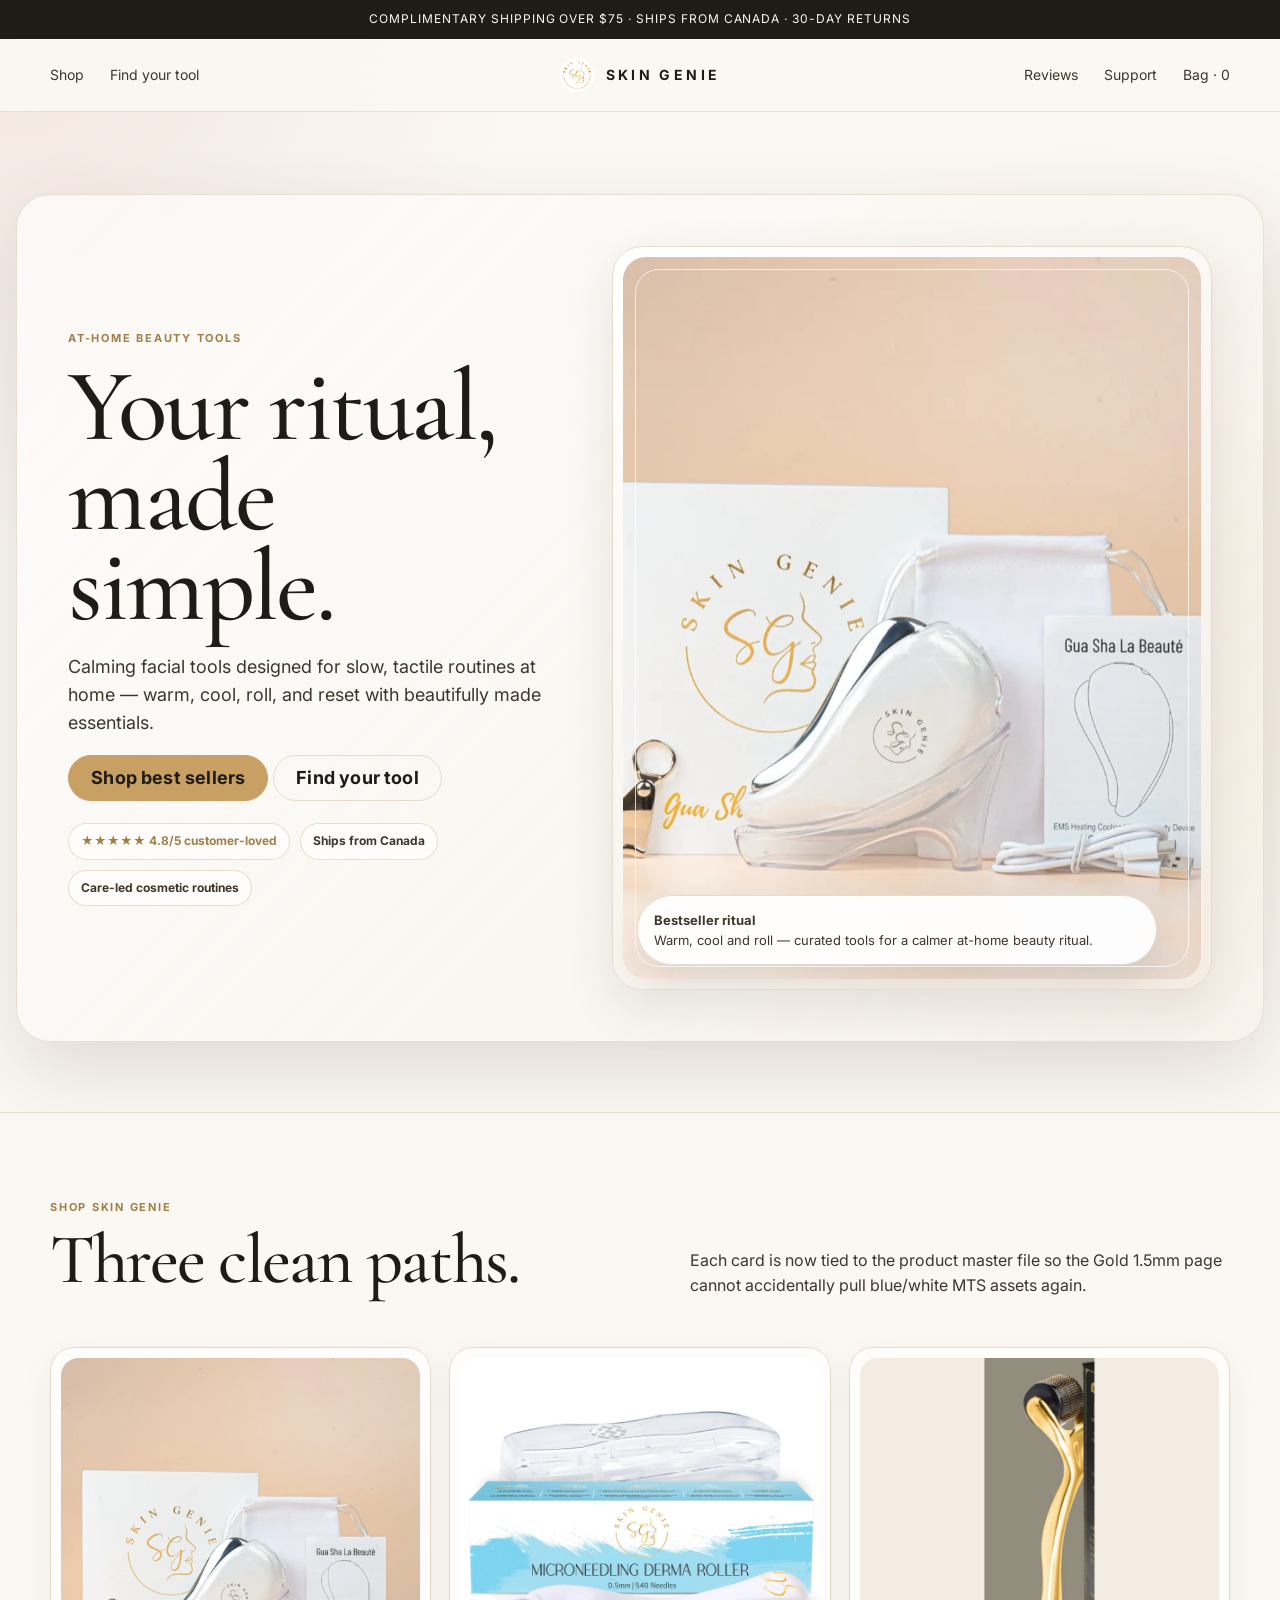
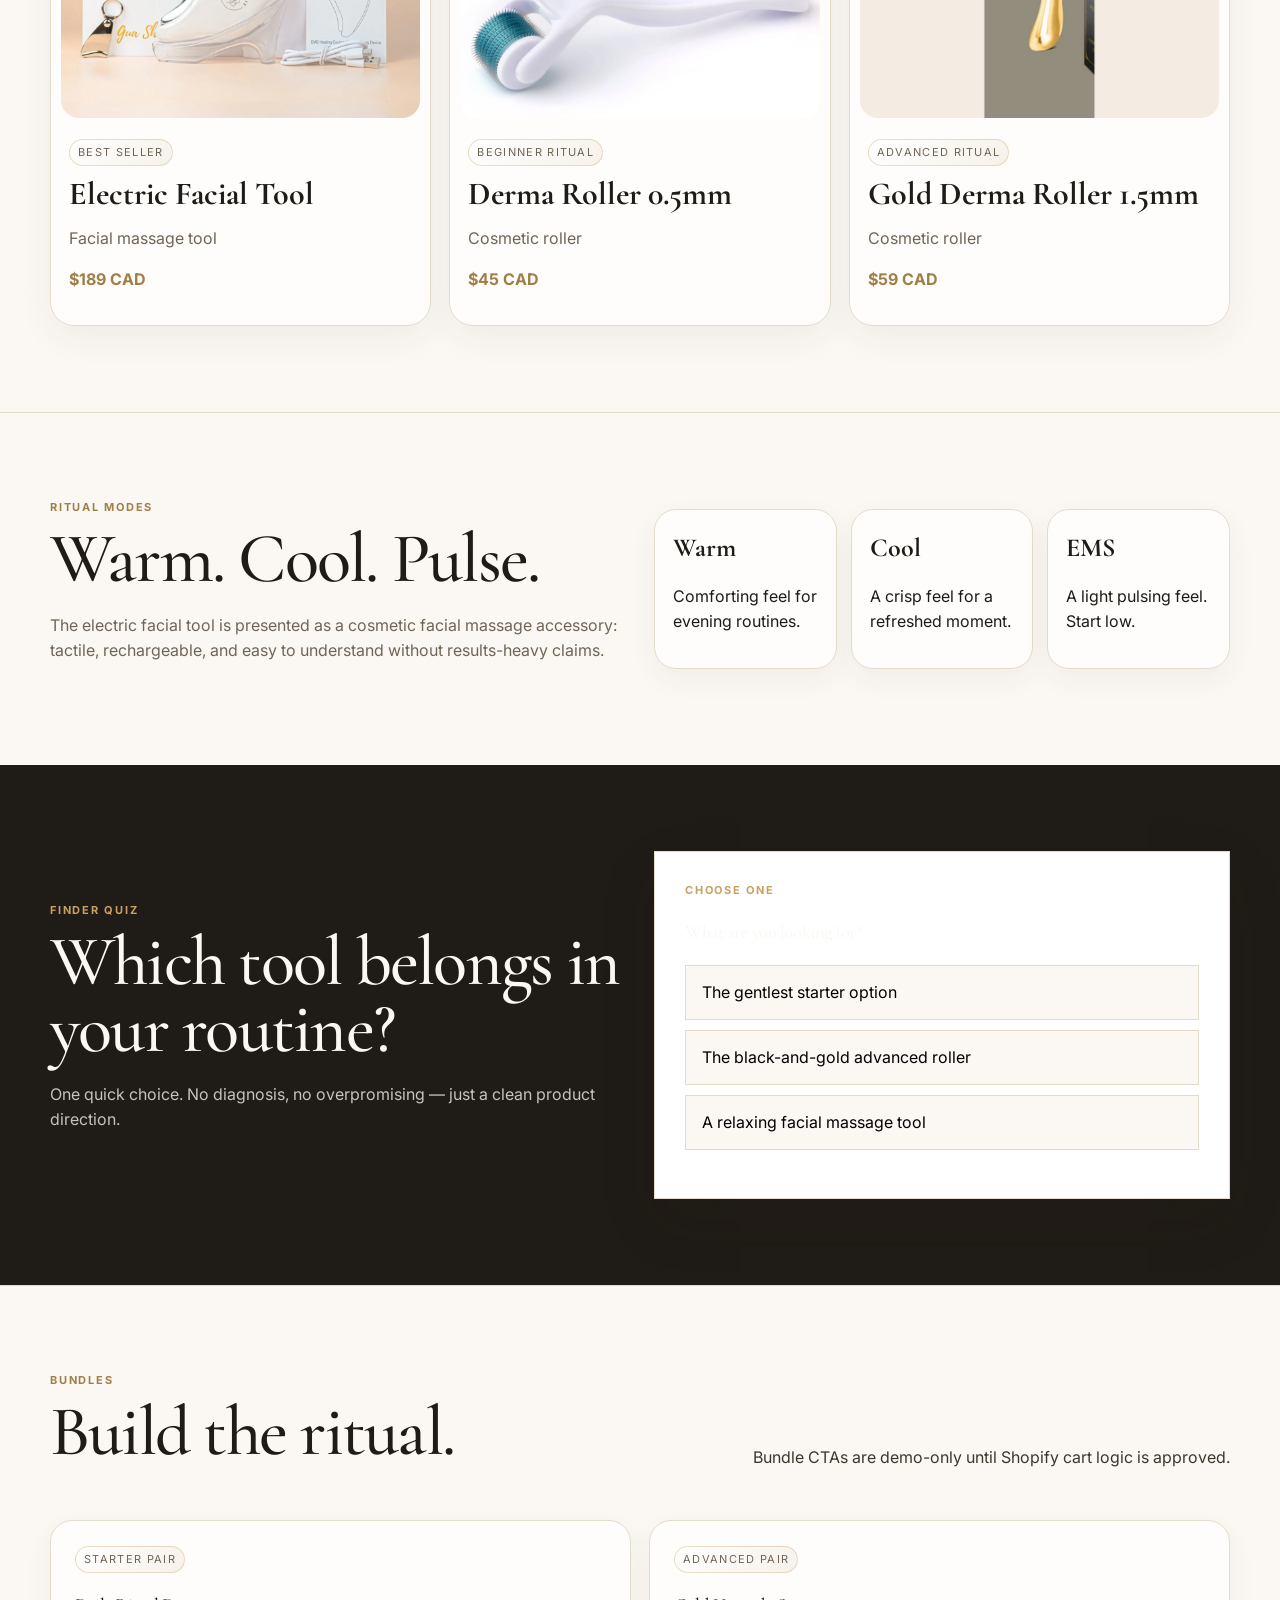
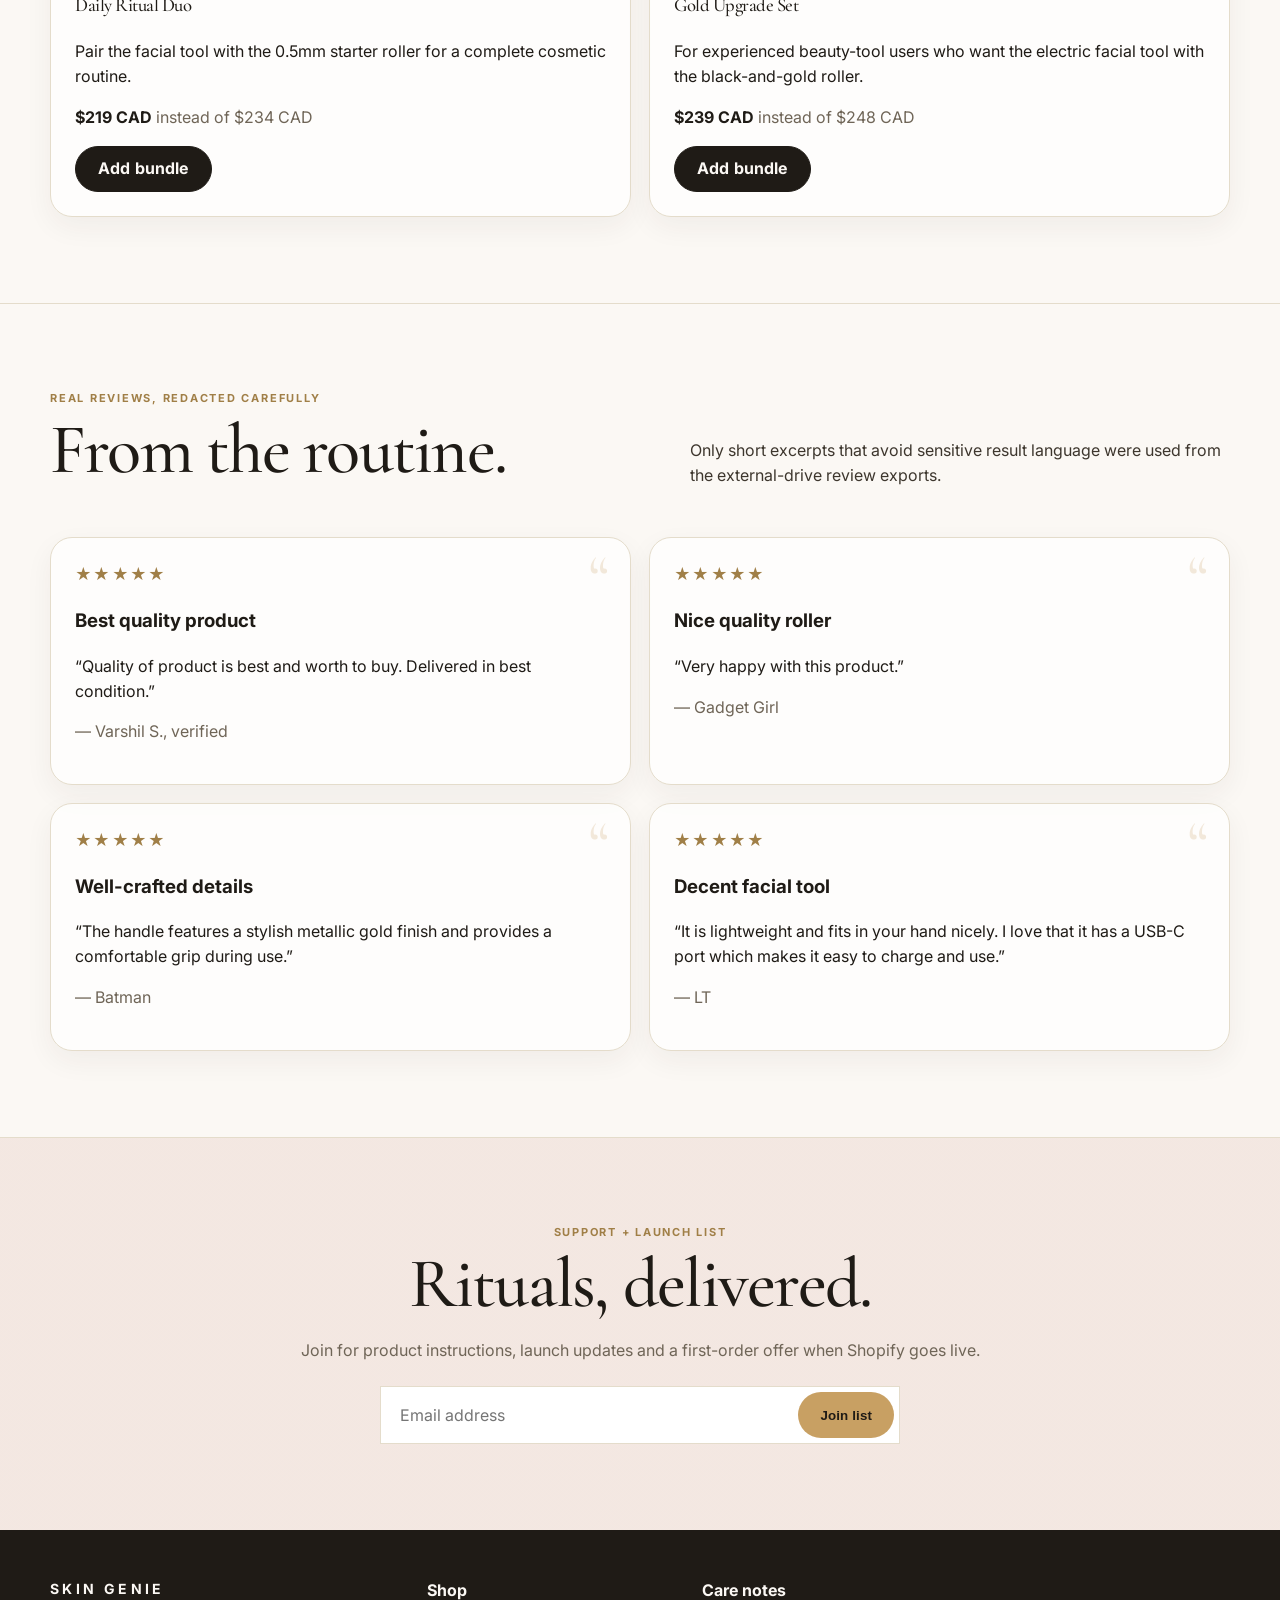
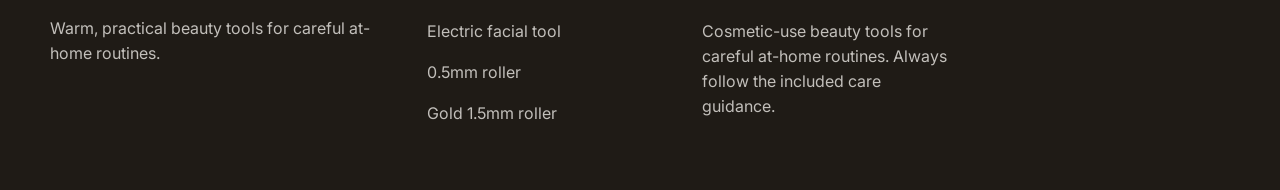
<file: index.html>
<!doctype html><html lang="en"><head><meta charset="utf-8"><meta name="viewport" content="width=device-width, initial-scale=1"><title>Skin Genie | At-Home Beauty Tools</title><meta name="description" content="Shop Skin Genie beauty tools for careful, elevated at-home routines. Calming facial tools for thoughtful at-home beauty routines, made with a premium Skin Genie feel."><link rel="canonical" href="https://mabochel.github.io/skin-genie-demo-site/index.html"><meta property="og:title" content="Skin Genie | At-Home Beauty Tools"><meta property="og:description" content="Shop Skin Genie beauty tools for careful, elevated at-home routines. Calming facial tools for thoughtful at-home beauty routines, made with a premium Skin Genie feel."><meta property="og:type" content="website"><meta property="og:image" content="https://mabochel.github.io/skin-genie-demo-site/assets/products/electric-gua-sha-facial-tool/hero.jpg"><meta name="twitter:card" content="summary_large_image"><link rel="stylesheet" href="styles/main.css"><script type="application/ld+json">{"@context": "https://schema.org", "@type": "Organization", "name": "Skin Genie", "url": "https://mabochel.github.io/skin-genie-demo-site", "logo": "https://mabochel.github.io/skin-genie-demo-site/assets/brand/logo-transparent.jpg"}</script></head><body><div class="announcement">Complimentary shipping over $75 · Ships from Canada · 30-day returns</div><header class="header"><nav class="nav container" aria-label="Main navigation"><ul><li><a href="index.html#shop">Shop</a></li><li><a href="index.html#quiz">Find your tool</a></li></ul><a class="logo" href="index.html"><img src="assets/brand/logo-transparent.webp" alt="Skin Genie logo"><span class="wordmark">Skin Genie</span></a><ul class="right"><li><a href="index.html#reviews">Reviews</a></li><li><a href="index.html#support">Support</a></li><li><a data-demo-cart href="#">Bag · 0</a></li></ul></nav></header><main><section class="hero"><div class="wide hero-grid"><div><div class="eyebrow">AT-HOME BEAUTY TOOLS</div><h1 class="serif">Your ritual, made simple.</h1><p>Calming facial tools designed for slow, tactile routines at home — warm, cool, roll, and reset with beautifully made essentials.</p><p><a class="button gold" href="#shop">Shop best sellers</a> <a class="secondary-btn" href="#quiz">Find your tool</a></p><div class="hero-trust"><span>★★★★★ 4.8/5 customer-loved</span><span>Ships from Canada</span><span>Care-led cosmetic routines</span></div></div><div class="hero-card"><img src="assets/products/electric-gua-sha-facial-tool/hero.webp" alt="Skin Genie electric facial tool with packaging" fetchpriority="high" decoding="async" loading="lazy"><div class="floating-note"><b>Bestseller ritual</b><br>Warm, cool and roll — curated tools for a calmer at-home beauty ritual.</div></div></div></section><section class="section" id="shop"><div class="container section-intro"><div><div class="eyebrow">Shop Skin Genie</div><h2 class="serif">Three clean paths.</h2></div><p>Each card is now tied to the product master file so the Gold 1.5mm page cannot accidentally pull blue/white MTS assets again.</p></div><div class="container product-grid"><a class="product-card" data-card-id="electric-gua-sha-facial-tool" href="products/electric-gua-sha-facial-tool.html"><div class="frame"><img src="assets/products/electric-gua-sha-facial-tool/hero.webp" alt="La Beauté Electric Facial Massage Tool" decoding="async" loading="lazy"></div><div class="meta"><span class="badge">Best seller</span><h3>Electric Facial Tool</h3><p class="muted">Facial massage tool</p><p class="price">$189 CAD</p></div></a><a class="product-card" data-card-id="derma-roller-0-5mm" href="products/derma-roller-0-5mm.html"><div class="frame"><img src="assets/products/derma-roller-0-5mm/hero.webp" alt="Skin Genie Derma Roller 0.5mm" decoding="async" loading="lazy"></div><div class="meta"><span class="badge">Beginner ritual</span><h3>Derma Roller 0.5mm</h3><p class="muted">Cosmetic roller</p><p class="price">$45 CAD</p></div></a><a class="product-card" data-card-id="gold-derma-roller-1-5mm" href="products/gold-derma-roller-1-5mm.html"><div class="frame"><img src="assets/products/gold-derma-roller-1-5mm/clean-hero.webp" alt="Skin Genie Gold Derma Roller 1.5mm" decoding="async" loading="lazy"></div><div class="meta"><span class="badge">Advanced ritual</span><h3>Gold Derma Roller 1.5mm</h3><p class="muted">Cosmetic roller</p><p class="price">$59 CAD</p></div></a></div></section><section class="section"><div class="container split"><div><div class="eyebrow">Ritual modes</div><h2 class="serif">Warm. Cool. Pulse.</h2><p class="muted">The electric facial tool is presented as a cosmetic facial massage accessory: tactile, rechargeable, and easy to understand without results-heavy claims.</p></div><div class="mini-grid"><div class="mini"><strong>Warm</strong><p>Comforting feel for evening routines.</p></div><div class="mini"><strong>Cool</strong><p>A crisp feel for a refreshed moment.</p></div><div class="mini"><strong>EMS</strong><p>A light pulsing feel. Start low.</p></div></div></div></section><section class="section dark" id="quiz"><div class="container split"><div><div class="eyebrow">Finder quiz</div><h2 class="serif">Which tool belongs in your routine?</h2><p>One quick choice. No diagnosis, no overpromising — just a clean product direction.</p></div><div class="quiz" data-quiz><script id="quiz-data" type="application/json">{"title": "Find your Skin Genie match", "questions": [{"id": "experience", "label": "How comfortable are you with beauty tools?", "answers": [{"label": "I want the gentlest starter option", "value": "starter"}, {"label": "I already use beauty tools carefully", "value": "advanced"}, {"label": "I want a relaxing facial massage tool", "value": "massage"}]}], "results": {"starter": ["derma-roller-0-5mm", "electric-gua-sha-facial-tool"], "advanced": ["gold-derma-roller-1-5mm", "electric-gua-sha-facial-tool"], "massage": ["electric-gua-sha-facial-tool", "derma-roller-0-5mm"]}}</script><div class="eyebrow">Choose one</div><h3 class="serif">What are you looking for?</h3><div class="quiz-options"><button data-answer="starter">The gentlest starter option</button><button data-answer="advanced">The black-and-gold advanced roller</button><button data-answer="massage">A relaxing facial massage tool</button></div><div class="quiz-result" style="margin-top:18px"></div></div></div></section><section class="section"><div class="container section-intro"><div><div class="eyebrow">Bundles</div><h2 class="serif">Build the ritual.</h2></div><p>Bundle CTAs are demo-only until Shopify cart logic is approved.</p></div><div class="container bundle-grid"><div class="bundle"><span class="badge">Starter pair</span><h3 class="serif">Daily Ritual Duo</h3><p>Pair the facial tool with the 0.5mm starter roller for a complete cosmetic routine.</p><p><b>$219 CAD</b> <span class="muted">instead of $234 CAD</span></p><a href="#" data-demo-cart class="button">Add bundle</a></div><div class="bundle"><span class="badge">Advanced pair</span><h3 class="serif">Gold Upgrade Set</h3><p>For experienced beauty-tool users who want the electric facial tool with the black-and-gold roller.</p><p><b>$239 CAD</b> <span class="muted">instead of $248 CAD</span></p><a href="#" data-demo-cart class="button">Add bundle</a></div></div></section><section class="section" id="reviews"><div class="container section-intro"><div><div class="eyebrow">Real reviews, redacted carefully</div><h2 class="serif">From the routine.</h2></div><p>Only short excerpts that avoid sensitive result language were used from the external-drive review exports.</p></div><div class="container review-grid"><article class="review"><div class="stars">★★★★★</div><h3>Best quality product</h3><p>“Quality of product is best and worth to buy. Delivered in best condition.”</p><p class="muted">— Varshil S., verified</p></article><article class="review"><div class="stars">★★★★★</div><h3>Nice quality roller</h3><p>“Very happy with this product.”</p><p class="muted">— Gadget Girl</p></article><article class="review"><div class="stars">★★★★★</div><h3>Well-crafted details</h3><p>“The handle features a stylish metallic gold finish and provides a comfortable grip during use.”</p><p class="muted">— Batman</p></article><article class="review"><div class="stars">★★★★★</div><h3>Decent facial tool</h3><p>“It is lightweight and fits in your hand nicely. I love that it has a USB-C port which makes it easy to charge and use.”</p><p class="muted">— LT</p></article></div></section><section class="section newsletter" id="support"><div class="container"><div class="eyebrow">Support + launch list</div><h2 class="serif">Rituals, delivered.</h2><p class="muted">Join for product instructions, launch updates and a first-order offer when Shopify goes live.</p><form class="email-form"><input type="email" placeholder="Email address" aria-label="Email address"><button class="button gold" data-demo-cart>Join list</button></form></div></section></main><footer class="footer"><div class="container footer-grid"><div><div class="wordmark">Skin Genie</div><p>Warm, practical beauty tools for careful at-home routines.</p></div><div><b>Shop</b><p><a href="products/electric-gua-sha-facial-tool.html">Electric facial tool</a></p><p><a href="products/derma-roller-0-5mm.html">0.5mm roller</a></p><p><a href="products/gold-derma-roller-1-5mm.html">Gold 1.5mm roller</a></p></div><div><b>Care notes</b><p>Cosmetic-use beauty tools for careful at-home routines. Always follow the included care guidance.</p></div></div></footer><script src="scripts/main.js"></script></body></html>
</file>
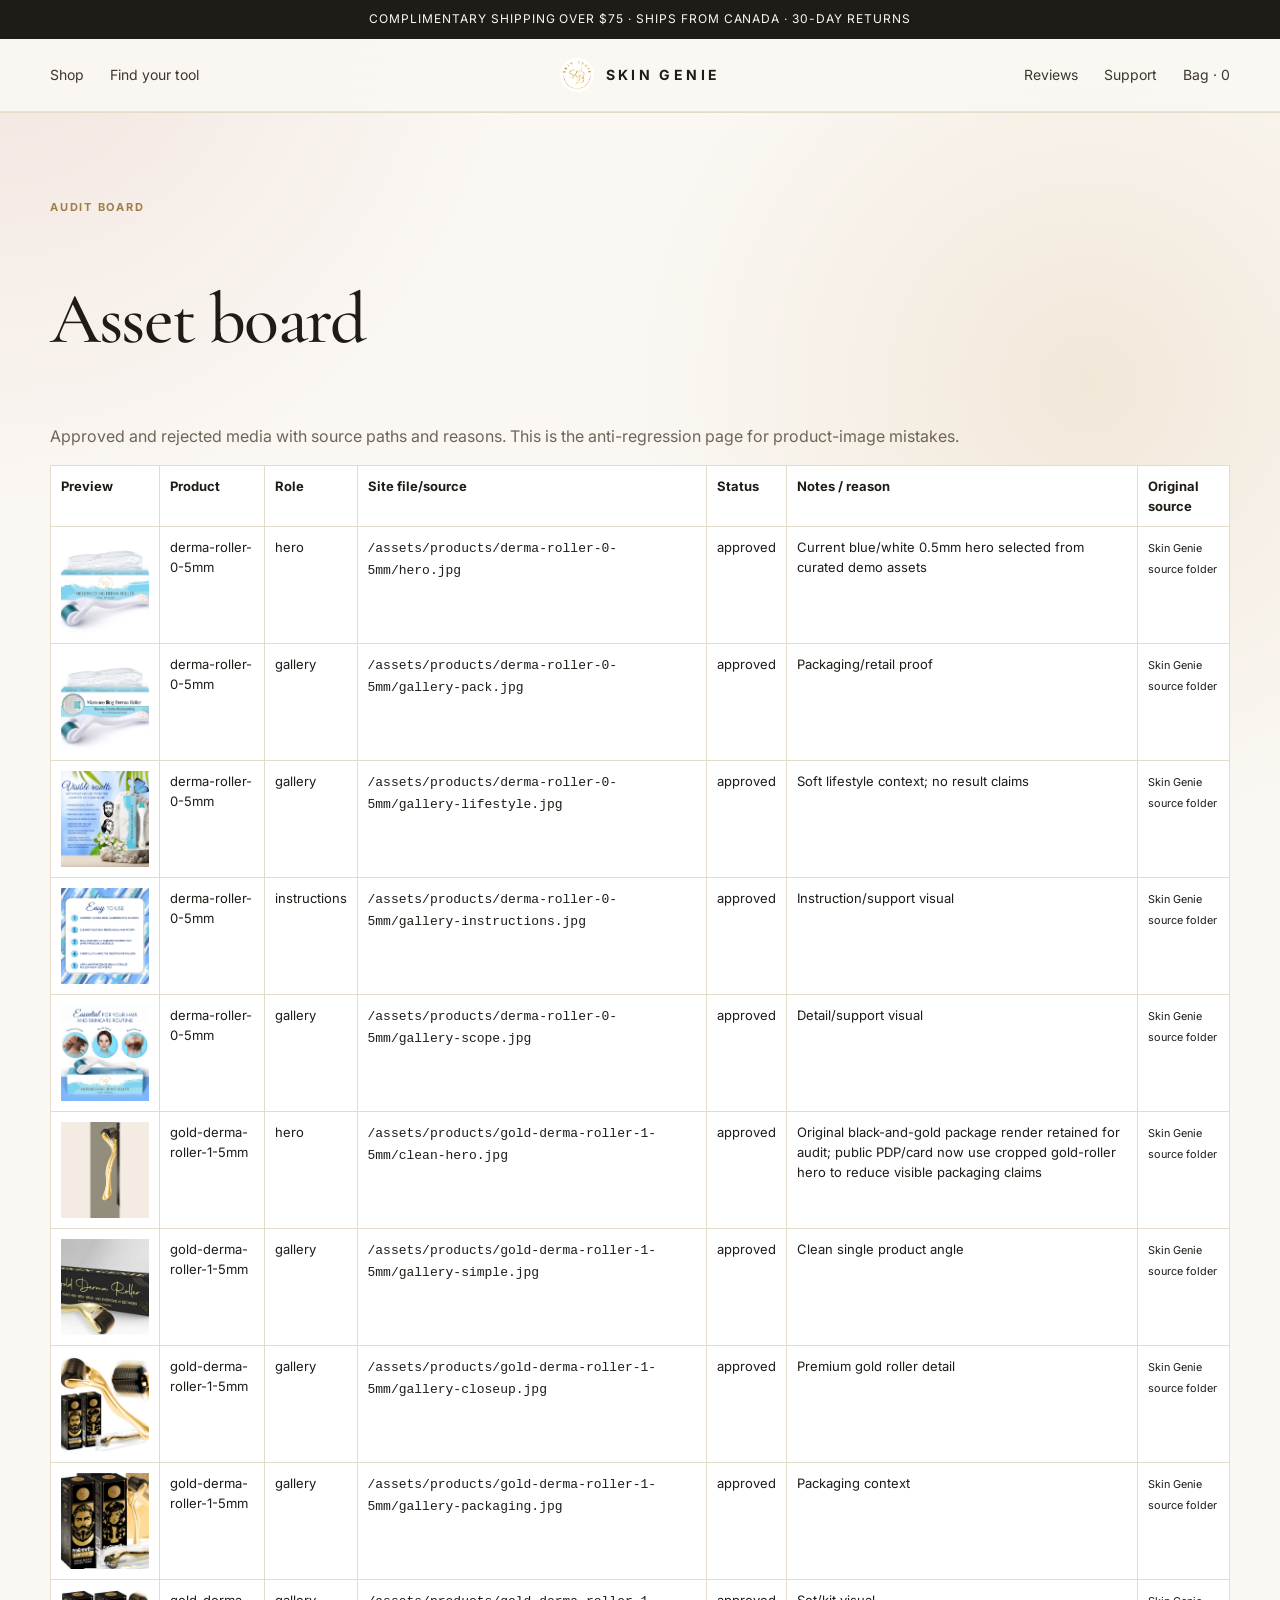
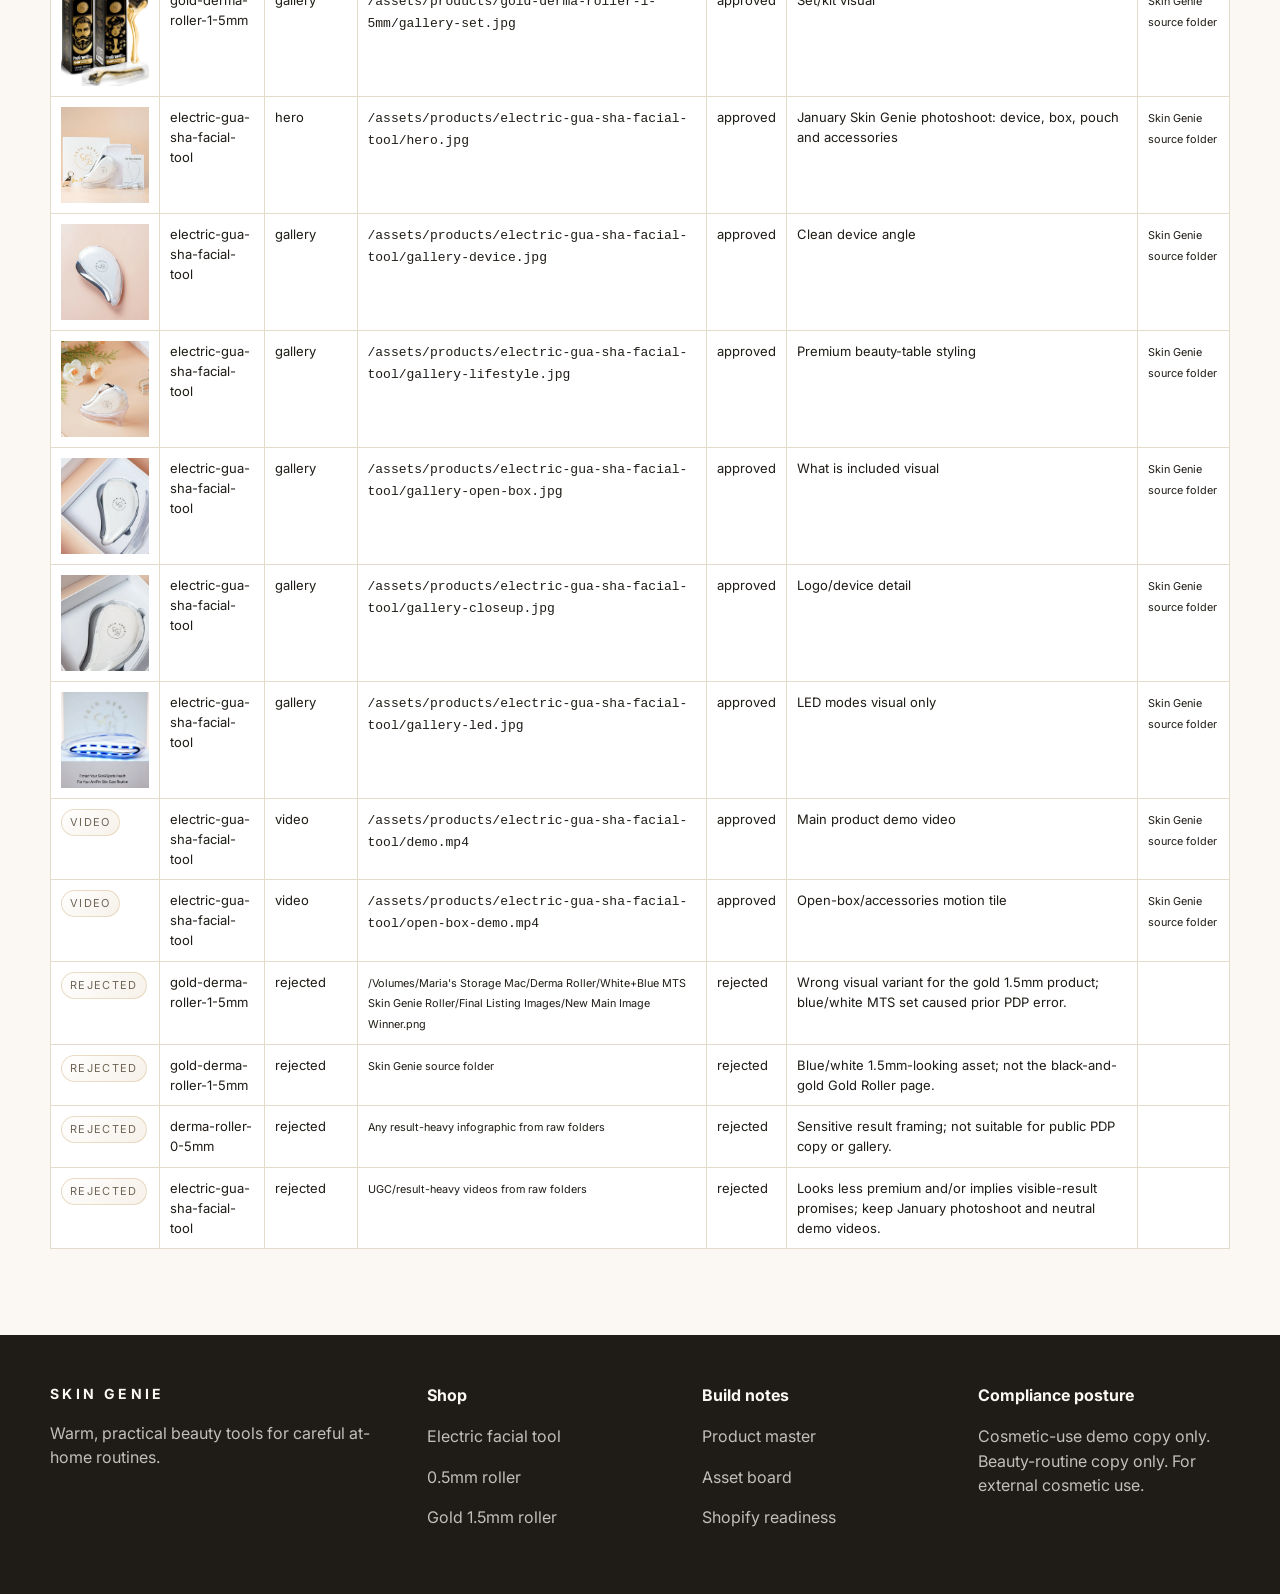
<file: asset-board.html>
<!doctype html><html lang="en"><head><meta charset="utf-8"><meta name="viewport" content="width=device-width, initial-scale=1"><meta name="robots" content="noindex,nofollow"><title>Asset board</title><meta name="description" content="Skin Genie implementation document"><link rel="canonical" href="https://mabochel.github.io/skin-genie-demo-site/asset-board.html"><meta property="og:title" content="Asset board"><meta property="og:description" content="Skin Genie implementation document"><meta property="og:type" content="website"><meta property="og:image" content="https://mabochel.github.io/skin-genie-demo-site/assets/brand/logo-black.jpg"><meta name="twitter:card" content="summary_large_image"><link rel="stylesheet" href="styles/main.css"></head><body><div class="announcement">Complimentary shipping over $75 · Ships from Canada · 30-day returns</div><header class="header"><nav class="nav container" aria-label="Main navigation"><ul><li><a href="index.html#shop">Shop</a></li><li><a href="index.html#quiz">Find your tool</a></li></ul><a class="logo" href="index.html"><img src="assets/brand/logo-transparent.webp" alt="Skin Genie logo"><span class="wordmark">Skin Genie</span></a><ul class="right"><li><a href="index.html#reviews">Reviews</a></li><li><a href="index.html#support">Support</a></li><li><a data-demo-cart href="#">Bag · 0</a></li></ul></nav></header><main class="section"><div class="container"><div class="eyebrow">Audit board</div><h1 class="serif" style="font-size:72px">Asset board</h1><p class="muted">Approved and rejected media with source paths and reasons. This is the anti-regression page for product-image mistakes.</p><table class="asset-table"><thead><tr><th>Preview</th><th>Product</th><th>Role</th><th>Site file/source</th><th>Status</th><th>Notes / reason</th><th>Original source</th></tr></thead><tbody><tr><td><img class="asset-board-img" src="assets/products/derma-roller-0-5mm/hero.webp" alt="" decoding="async" loading="lazy"></td><td>derma-roller-0-5mm</td><td>hero</td><td><code>/assets/products/derma-roller-0-5mm/hero.jpg</code></td><td>approved</td><td>Current blue/white 0.5mm hero selected from curated demo assets</td><td><small>Skin Genie source folder</small></td></tr><tr><td><img class="asset-board-img" src="assets/products/derma-roller-0-5mm/gallery-pack.webp" alt="" decoding="async" loading="lazy"></td><td>derma-roller-0-5mm</td><td>gallery</td><td><code>/assets/products/derma-roller-0-5mm/gallery-pack.jpg</code></td><td>approved</td><td>Packaging/retail proof</td><td><small>Skin Genie source folder</small></td></tr><tr><td><img class="asset-board-img" src="assets/products/derma-roller-0-5mm/gallery-lifestyle.webp" alt="" decoding="async" loading="lazy"></td><td>derma-roller-0-5mm</td><td>gallery</td><td><code>/assets/products/derma-roller-0-5mm/gallery-lifestyle.jpg</code></td><td>approved</td><td>Soft lifestyle context; no result claims</td><td><small>Skin Genie source folder</small></td></tr><tr><td><img class="asset-board-img" src="assets/products/derma-roller-0-5mm/gallery-instructions.webp" alt="" decoding="async" loading="lazy"></td><td>derma-roller-0-5mm</td><td>instructions</td><td><code>/assets/products/derma-roller-0-5mm/gallery-instructions.jpg</code></td><td>approved</td><td>Instruction/support visual</td><td><small>Skin Genie source folder</small></td></tr><tr><td><img class="asset-board-img" src="assets/products/derma-roller-0-5mm/gallery-scope.webp" alt="" decoding="async" loading="lazy"></td><td>derma-roller-0-5mm</td><td>gallery</td><td><code>/assets/products/derma-roller-0-5mm/gallery-scope.jpg</code></td><td>approved</td><td>Detail/support visual</td><td><small>Skin Genie source folder</small></td></tr><tr><td><img class="asset-board-img" src="assets/products/gold-derma-roller-1-5mm/clean-hero.webp" alt="" decoding="async" loading="lazy"></td><td>gold-derma-roller-1-5mm</td><td>hero</td><td><code>/assets/products/gold-derma-roller-1-5mm/clean-hero.jpg</code></td><td>approved</td><td>Original black-and-gold package render retained for audit; public PDP/card now use cropped gold-roller hero to reduce visible packaging claims</td><td><small>Skin Genie source folder</small></td></tr><tr><td><img class="asset-board-img" src="assets/products/gold-derma-roller-1-5mm/gallery-simple.webp" alt="" decoding="async" loading="lazy"></td><td>gold-derma-roller-1-5mm</td><td>gallery</td><td><code>/assets/products/gold-derma-roller-1-5mm/gallery-simple.jpg</code></td><td>approved</td><td>Clean single product angle</td><td><small>Skin Genie source folder</small></td></tr><tr><td><img class="asset-board-img" src="assets/products/gold-derma-roller-1-5mm/gallery-closeup.webp" alt="" decoding="async" loading="lazy"></td><td>gold-derma-roller-1-5mm</td><td>gallery</td><td><code>/assets/products/gold-derma-roller-1-5mm/gallery-closeup.jpg</code></td><td>approved</td><td>Premium gold roller detail</td><td><small>Skin Genie source folder</small></td></tr><tr><td><img class="asset-board-img" src="assets/products/gold-derma-roller-1-5mm/gallery-packaging.webp" alt="" decoding="async" loading="lazy"></td><td>gold-derma-roller-1-5mm</td><td>gallery</td><td><code>/assets/products/gold-derma-roller-1-5mm/gallery-packaging.jpg</code></td><td>approved</td><td>Packaging context</td><td><small>Skin Genie source folder</small></td></tr><tr><td><img class="asset-board-img" src="assets/products/gold-derma-roller-1-5mm/gallery-set.webp" alt="" decoding="async" loading="lazy"></td><td>gold-derma-roller-1-5mm</td><td>gallery</td><td><code>/assets/products/gold-derma-roller-1-5mm/gallery-set.jpg</code></td><td>approved</td><td>Set/kit visual</td><td><small>Skin Genie source folder</small></td></tr><tr><td><img class="asset-board-img" src="assets/products/electric-gua-sha-facial-tool/hero.webp" alt="" decoding="async" loading="lazy"></td><td>electric-gua-sha-facial-tool</td><td>hero</td><td><code>/assets/products/electric-gua-sha-facial-tool/hero.jpg</code></td><td>approved</td><td>January Skin Genie photoshoot: device, box, pouch and accessories</td><td><small>Skin Genie source folder</small></td></tr><tr><td><img class="asset-board-img" src="assets/products/electric-gua-sha-facial-tool/gallery-device.webp" alt="" decoding="async" loading="lazy"></td><td>electric-gua-sha-facial-tool</td><td>gallery</td><td><code>/assets/products/electric-gua-sha-facial-tool/gallery-device.jpg</code></td><td>approved</td><td>Clean device angle</td><td><small>Skin Genie source folder</small></td></tr><tr><td><img class="asset-board-img" src="assets/products/electric-gua-sha-facial-tool/gallery-lifestyle.webp" alt="" decoding="async" loading="lazy"></td><td>electric-gua-sha-facial-tool</td><td>gallery</td><td><code>/assets/products/electric-gua-sha-facial-tool/gallery-lifestyle.jpg</code></td><td>approved</td><td>Premium beauty-table styling</td><td><small>Skin Genie source folder</small></td></tr><tr><td><img class="asset-board-img" src="assets/products/electric-gua-sha-facial-tool/gallery-open-box.webp" alt="" decoding="async" loading="lazy"></td><td>electric-gua-sha-facial-tool</td><td>gallery</td><td><code>/assets/products/electric-gua-sha-facial-tool/gallery-open-box.jpg</code></td><td>approved</td><td>What is included visual</td><td><small>Skin Genie source folder</small></td></tr><tr><td><img class="asset-board-img" src="assets/products/electric-gua-sha-facial-tool/gallery-closeup.webp" alt="" decoding="async" loading="lazy"></td><td>electric-gua-sha-facial-tool</td><td>gallery</td><td><code>/assets/products/electric-gua-sha-facial-tool/gallery-closeup.jpg</code></td><td>approved</td><td>Logo/device detail</td><td><small>Skin Genie source folder</small></td></tr><tr><td><img class="asset-board-img" src="assets/products/electric-gua-sha-facial-tool/gallery-led.webp" alt="" decoding="async" loading="lazy"></td><td>electric-gua-sha-facial-tool</td><td>gallery</td><td><code>/assets/products/electric-gua-sha-facial-tool/gallery-led.jpg</code></td><td>approved</td><td>LED modes visual only</td><td><small>Skin Genie source folder</small></td></tr><tr><td><span class="badge">Video</span></td><td>electric-gua-sha-facial-tool</td><td>video</td><td><code>/assets/products/electric-gua-sha-facial-tool/demo.mp4</code></td><td>approved</td><td>Main product demo video</td><td><small>Skin Genie source folder</small></td></tr><tr><td><span class="badge">Video</span></td><td>electric-gua-sha-facial-tool</td><td>video</td><td><code>/assets/products/electric-gua-sha-facial-tool/open-box-demo.mp4</code></td><td>approved</td><td>Open-box/accessories motion tile</td><td><small>Skin Genie source folder</small></td></tr><tr><td><span class="badge">Rejected</span></td><td>gold-derma-roller-1-5mm</td><td>rejected</td><td><small>/Volumes/Maria&#x27;s Storage Mac/Derma Roller/White+Blue MTS Skin Genie Roller/Final Listing Images/New Main Image Winner.png</small></td><td>rejected</td><td>Wrong visual variant for the gold 1.5mm product; blue/white MTS set caused prior PDP error.</td><td></td></tr><tr><td><span class="badge">Rejected</span></td><td>gold-derma-roller-1-5mm</td><td>rejected</td><td><small>Skin Genie source folder</small></td><td>rejected</td><td>Blue/white 1.5mm-looking asset; not the black-and-gold Gold Roller page.</td><td></td></tr><tr><td><span class="badge">Rejected</span></td><td>derma-roller-0-5mm</td><td>rejected</td><td><small>Any result-heavy infographic from raw folders</small></td><td>rejected</td><td>Sensitive result framing; not suitable for public PDP copy or gallery.</td><td></td></tr><tr><td><span class="badge">Rejected</span></td><td>electric-gua-sha-facial-tool</td><td>rejected</td><td><small>UGC/result-heavy videos from raw folders</small></td><td>rejected</td><td>Looks less premium and/or implies visible-result promises; keep January photoshoot and neutral demo videos.</td><td></td></tr></tbody></table></div></main><footer class="footer"><div class="container footer-grid"><div><div class="wordmark">Skin Genie</div><p>Warm, practical beauty tools for careful at-home routines.</p></div><div><b>Shop</b><p><a href="products/electric-gua-sha-facial-tool.html">Electric facial tool</a></p><p><a href="products/derma-roller-0-5mm.html">0.5mm roller</a></p><p><a href="products/gold-derma-roller-1-5mm.html">Gold 1.5mm roller</a></p></div><div><b>Build notes</b><p><a href="product-master.html">Product master</a></p><p><a href="asset-board.html">Asset board</a></p><p><a href="shopify-readiness.html">Shopify readiness</a></p></div><div><b>Compliance posture</b><p>Cosmetic-use demo copy only. Beauty-routine copy only. For external cosmetic use.</p></div></div></footer><script src="scripts/main.js"></script></body></html>
</file>
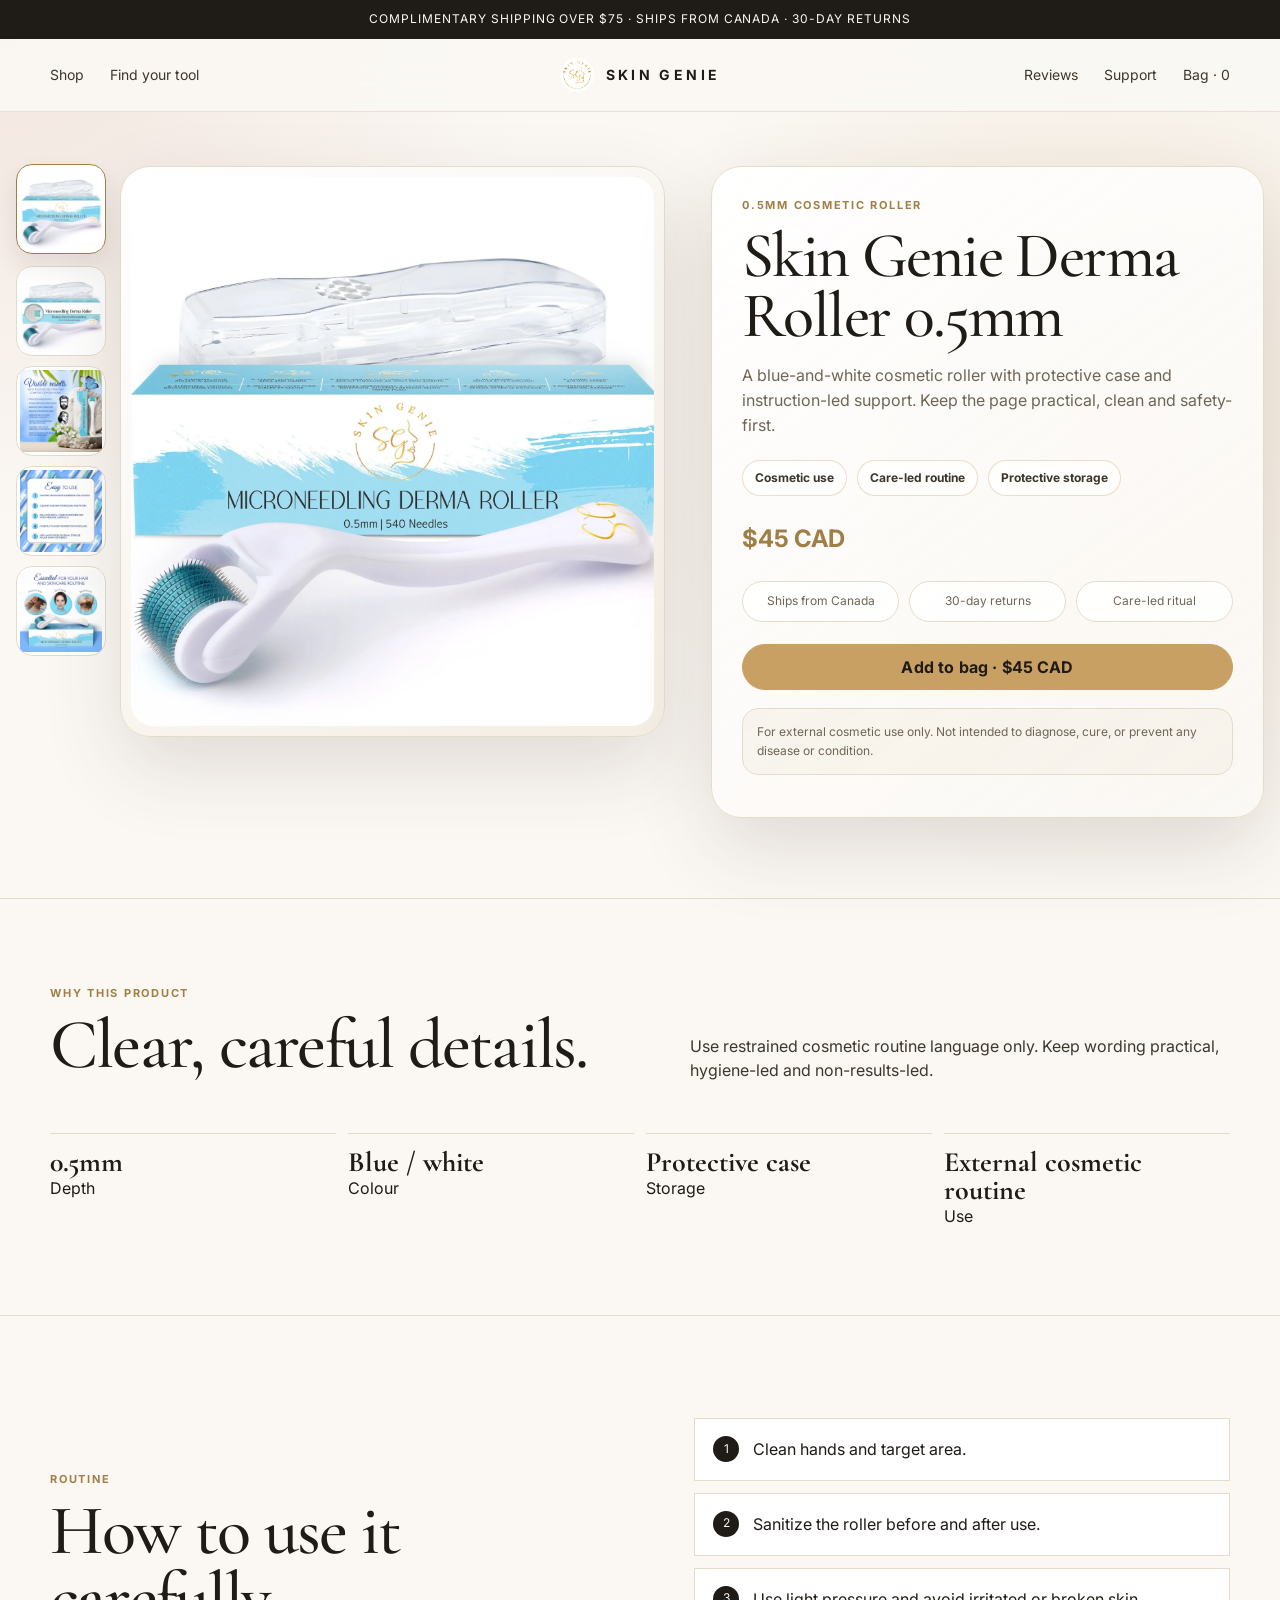
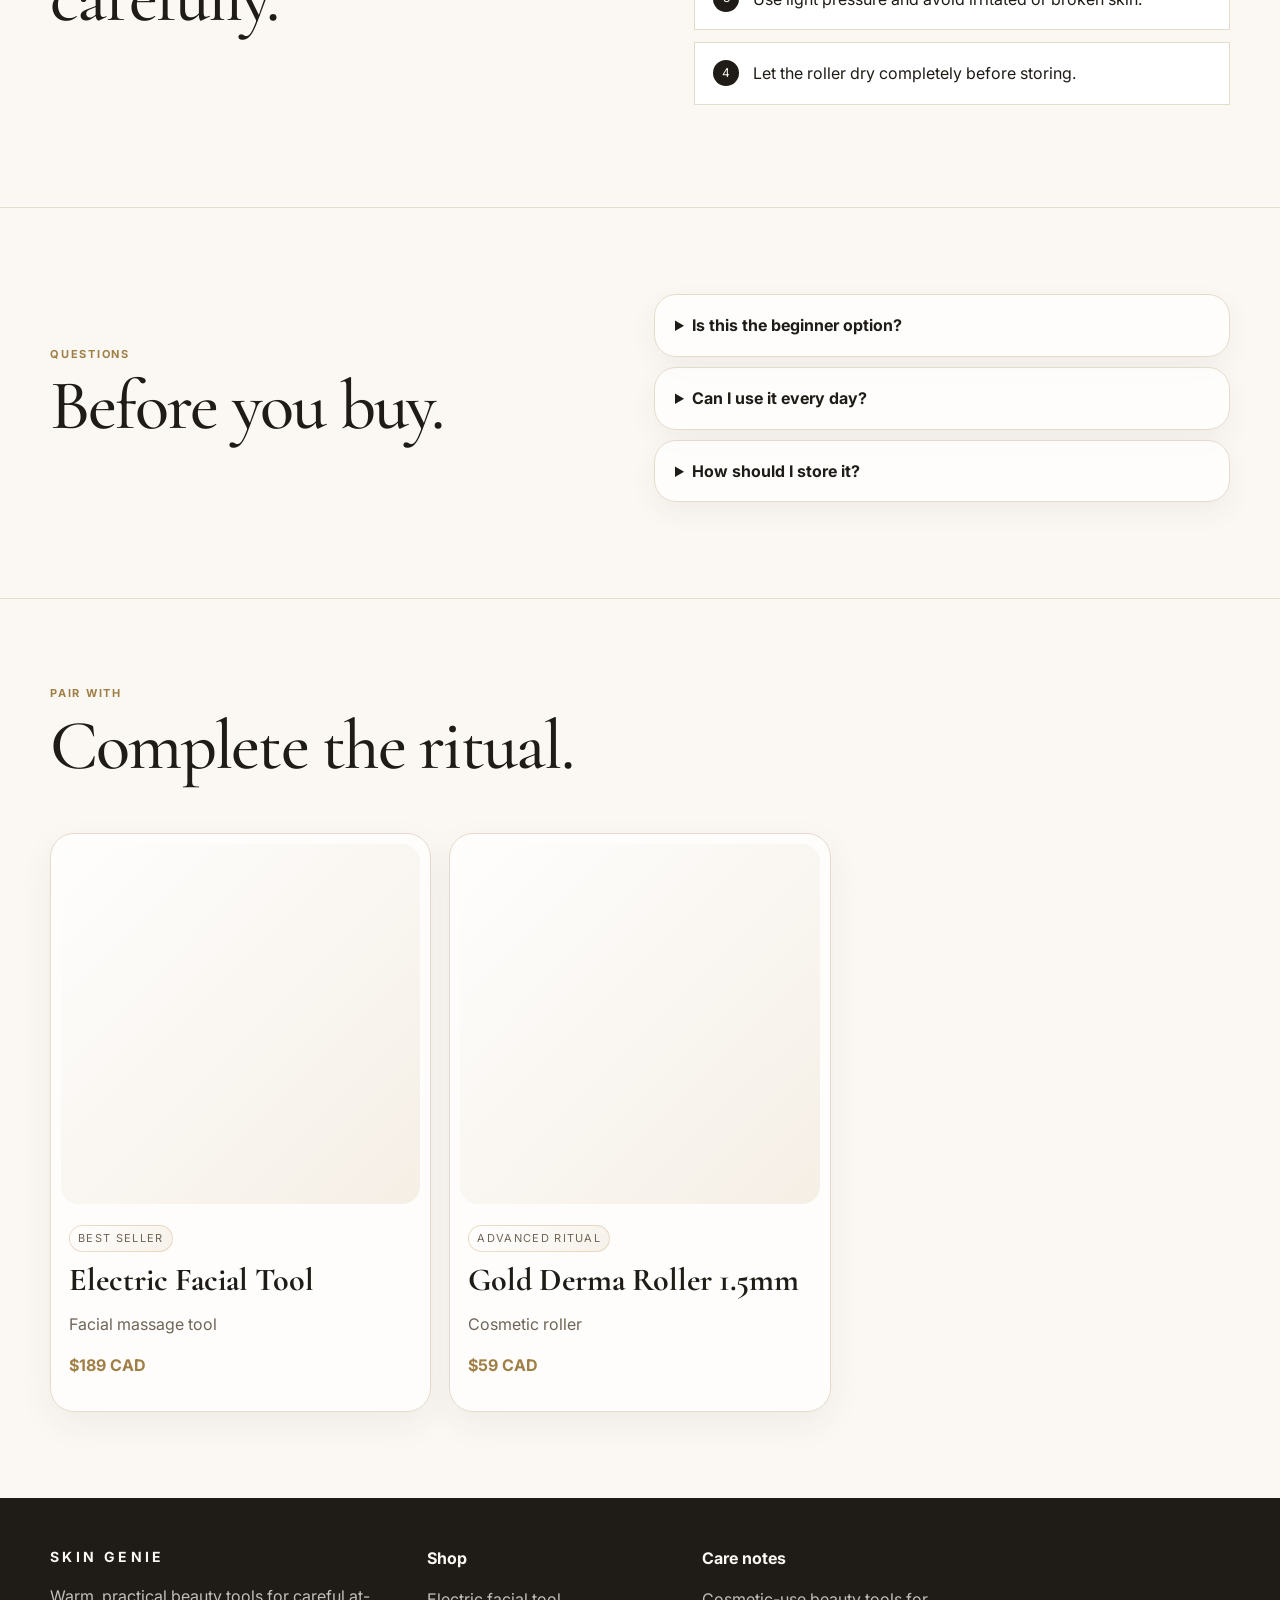
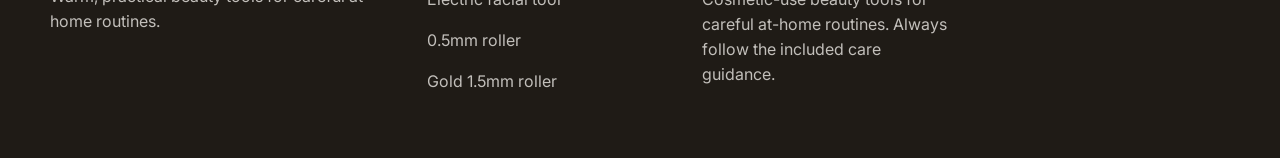
<file: derma-roller-0-5mm.html>
<!doctype html><meta charset="utf-8"><meta name="description" content="Skin Genie product page redirect."><meta http-equiv="refresh" content="0; url=products/derma-roller-0-5mm.html"><link rel="canonical" href="products/derma-roller-0-5mm.html"><title>Redirect</title><p><a href="products/derma-roller-0-5mm.html">Open product page</a></p>
</file>
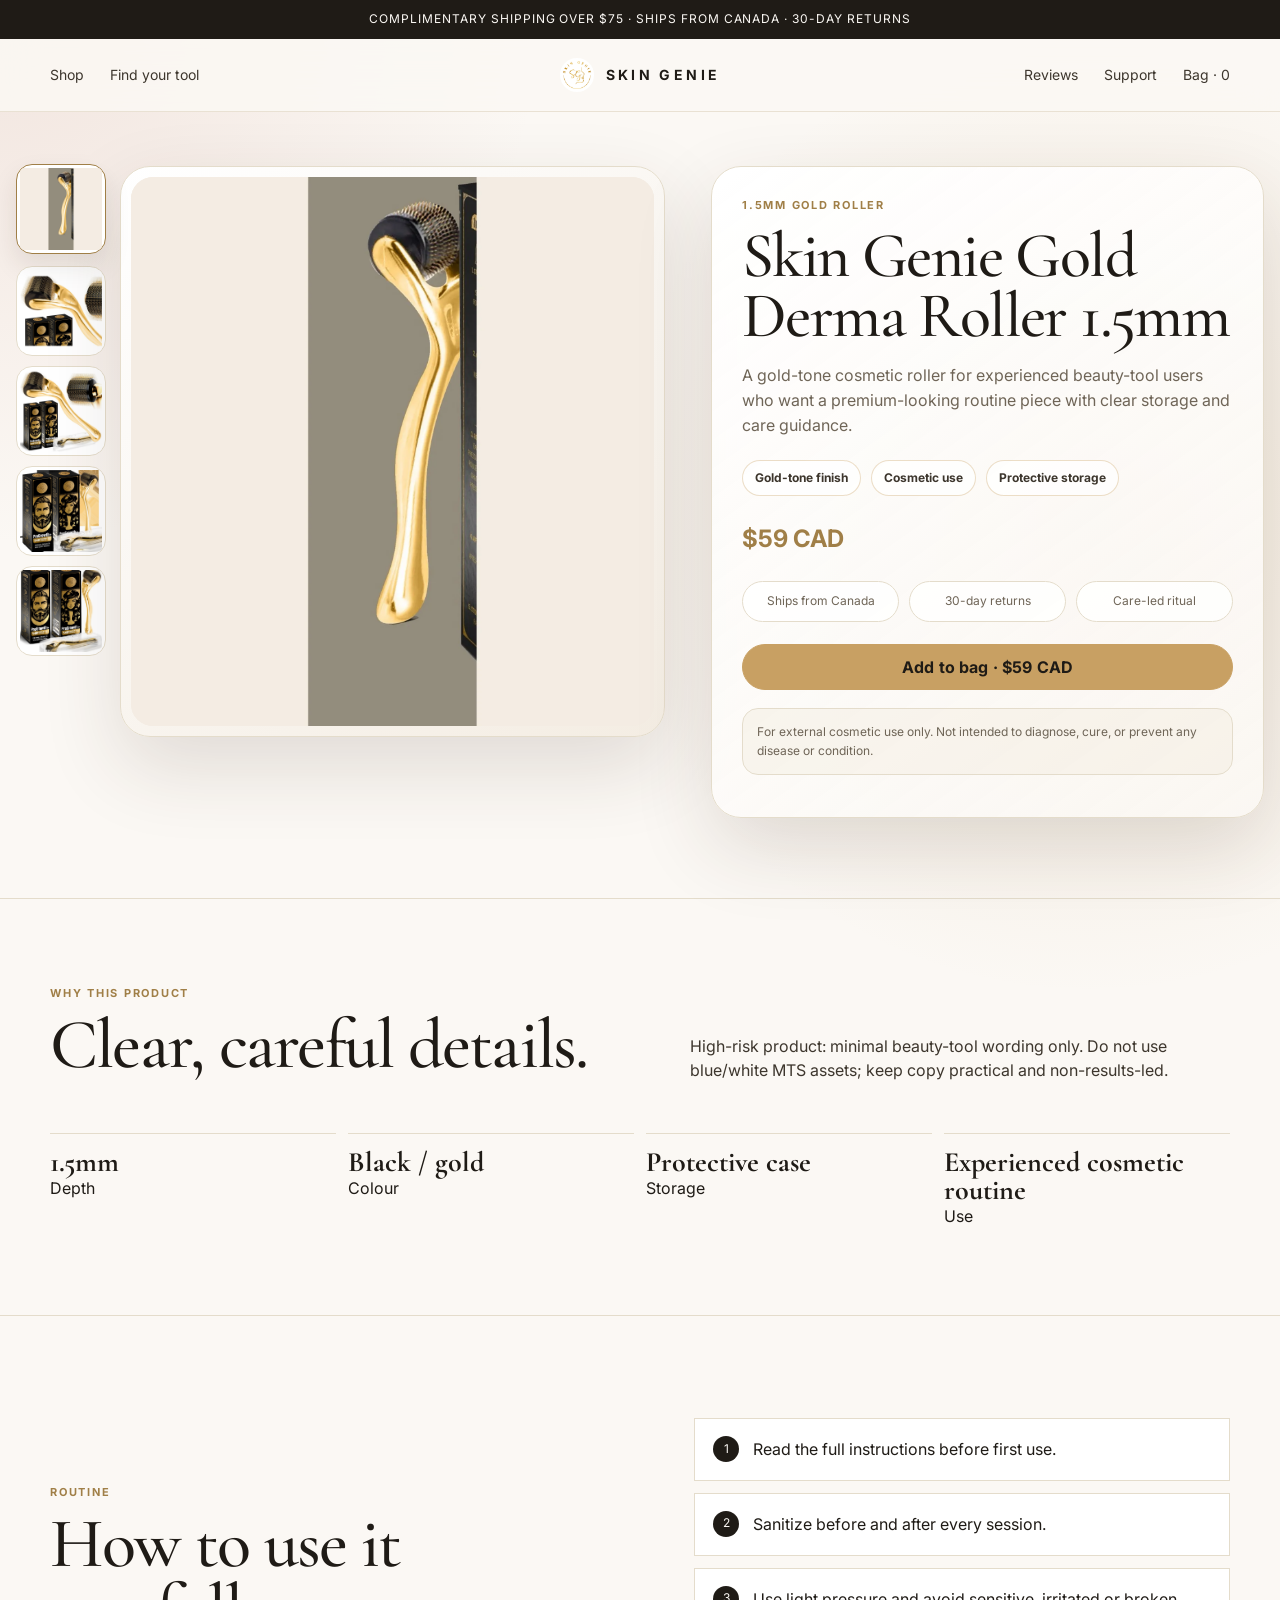
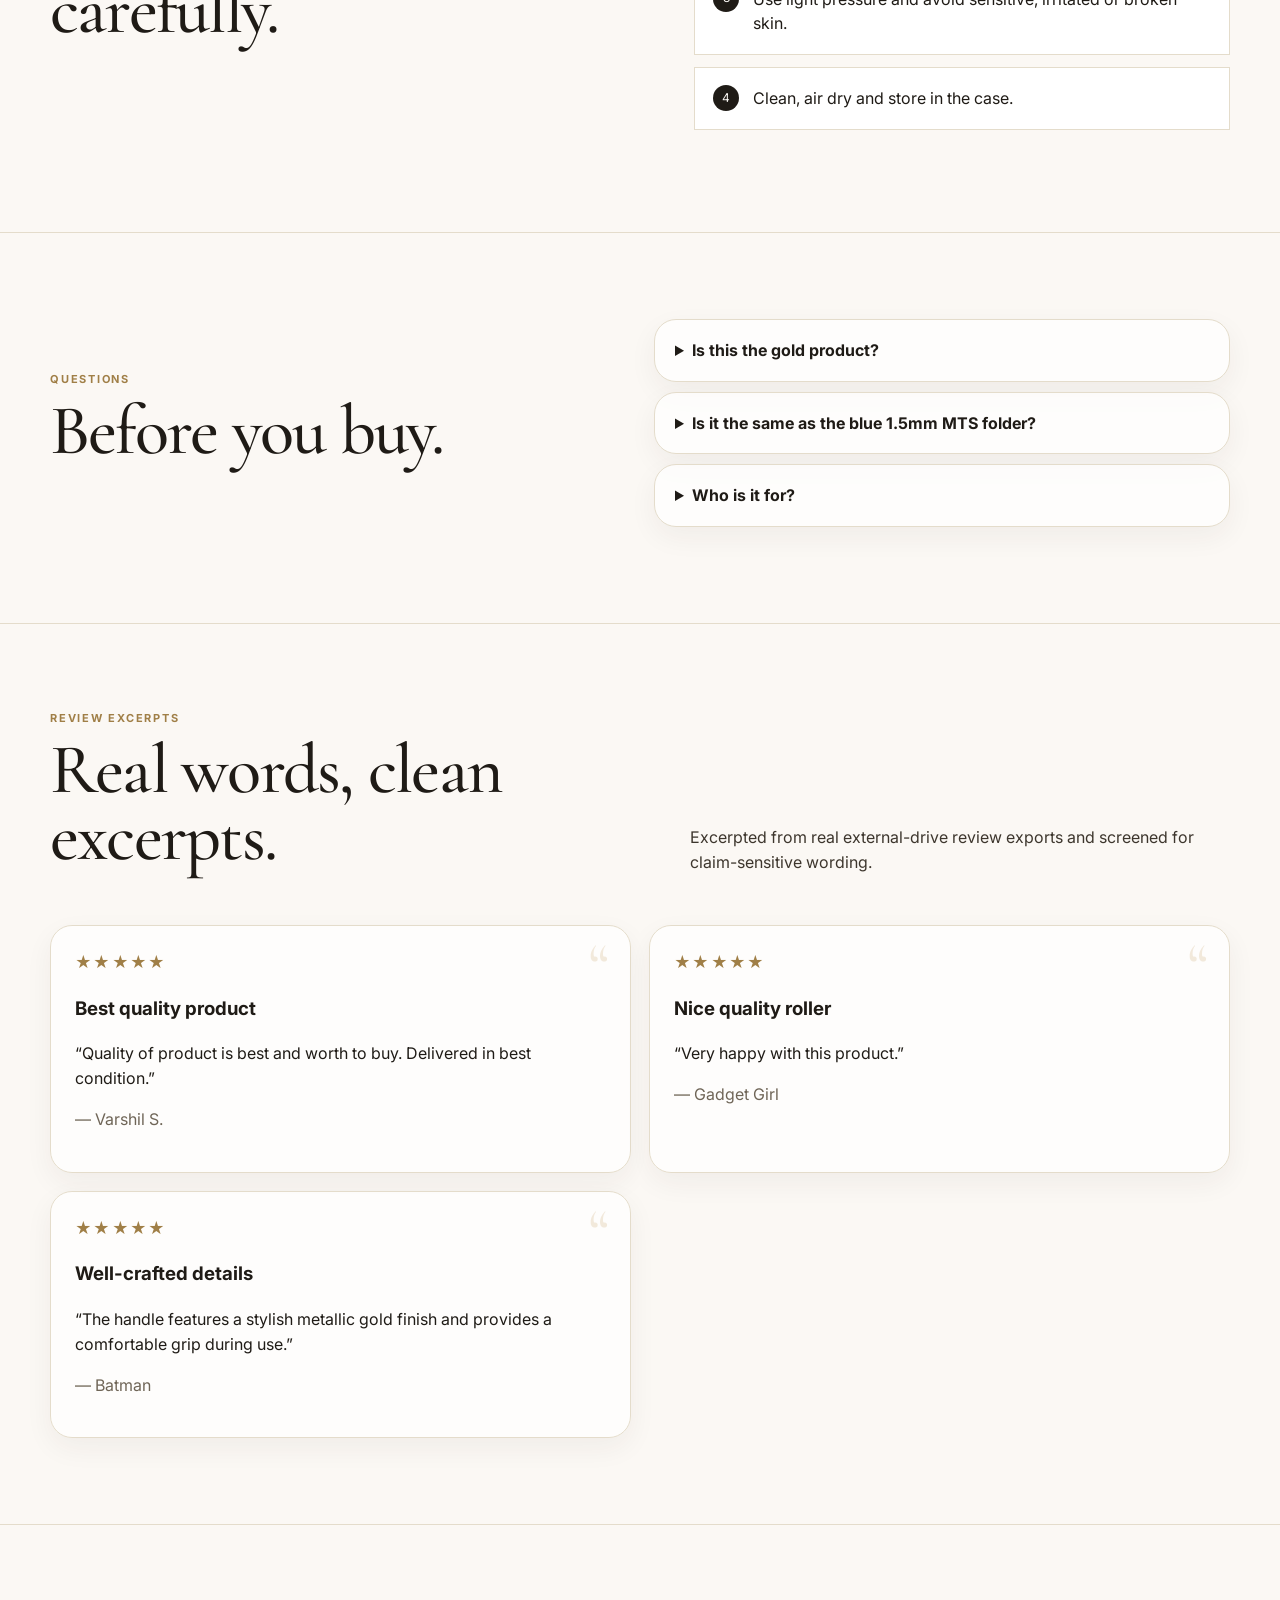
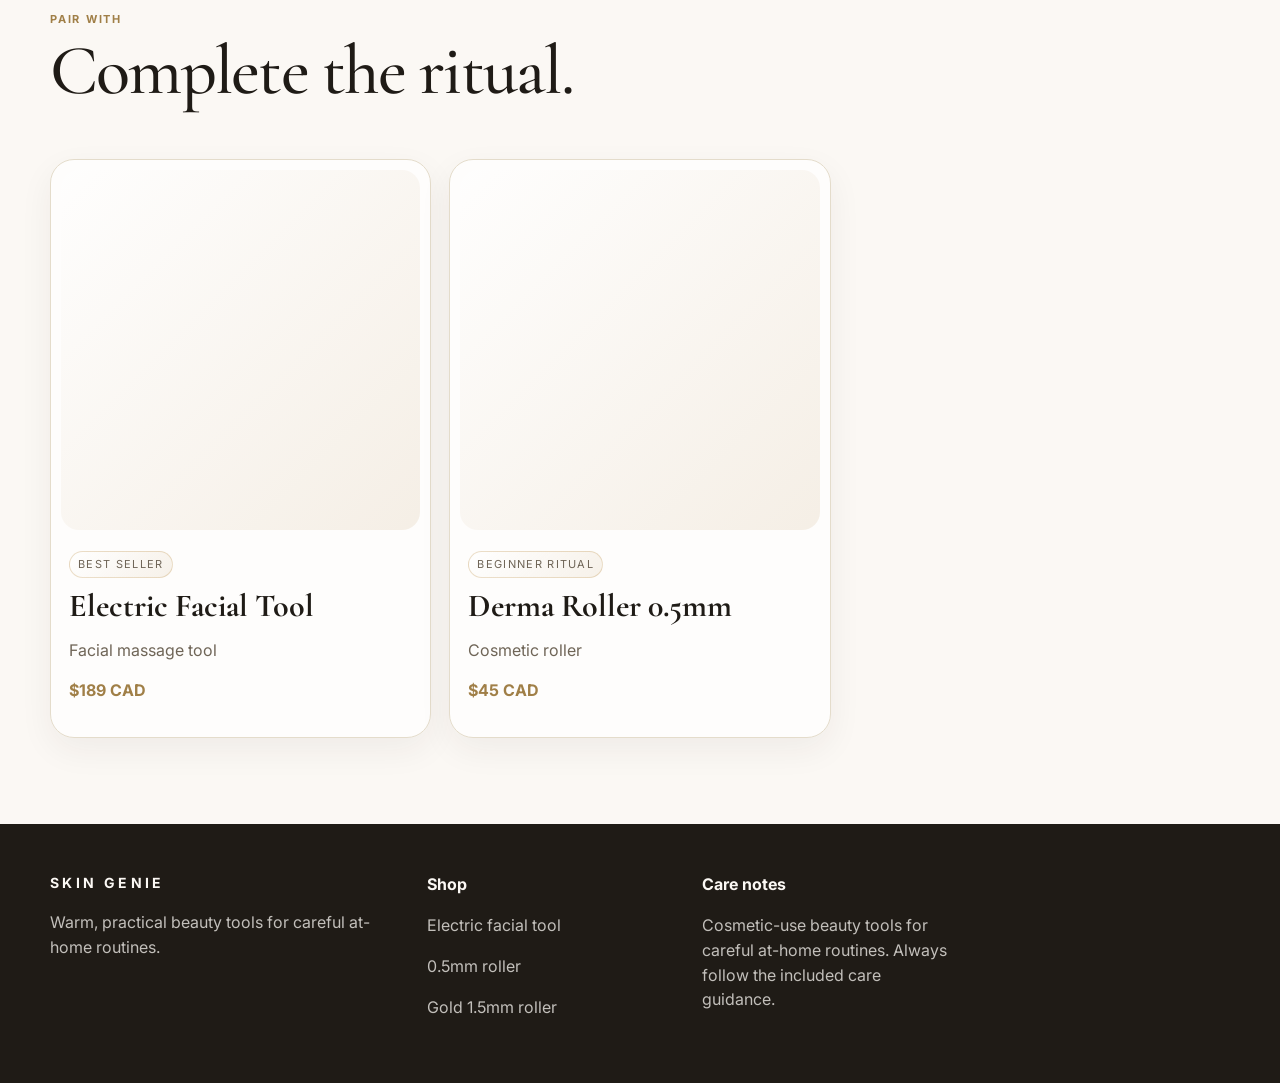
<file: derma-roller-1-5mm.html>
<!doctype html><meta charset="utf-8"><meta name="description" content="Skin Genie product page redirect."><meta http-equiv="refresh" content="0; url=products/gold-derma-roller-1-5mm.html"><link rel="canonical" href="products/gold-derma-roller-1-5mm.html"><title>Redirect</title><p><a href="products/gold-derma-roller-1-5mm.html">Open product page</a></p>
</file>
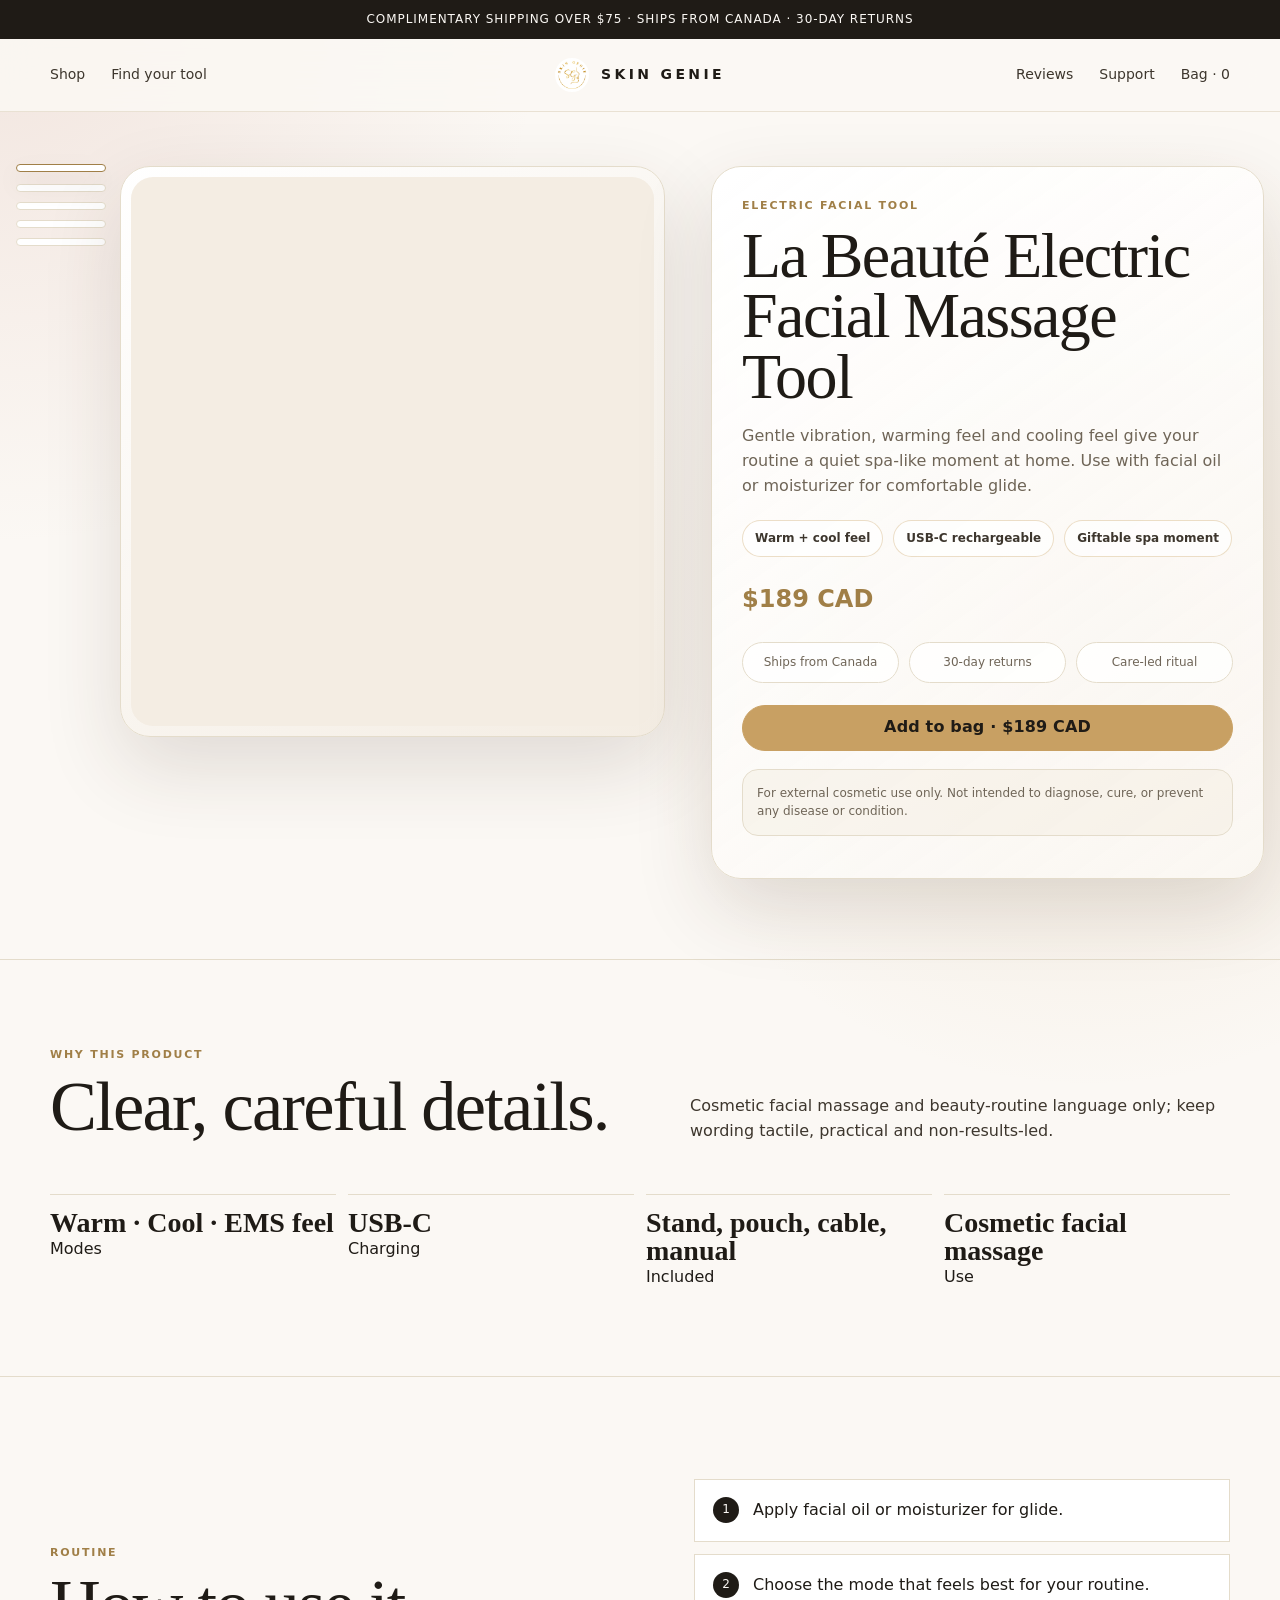
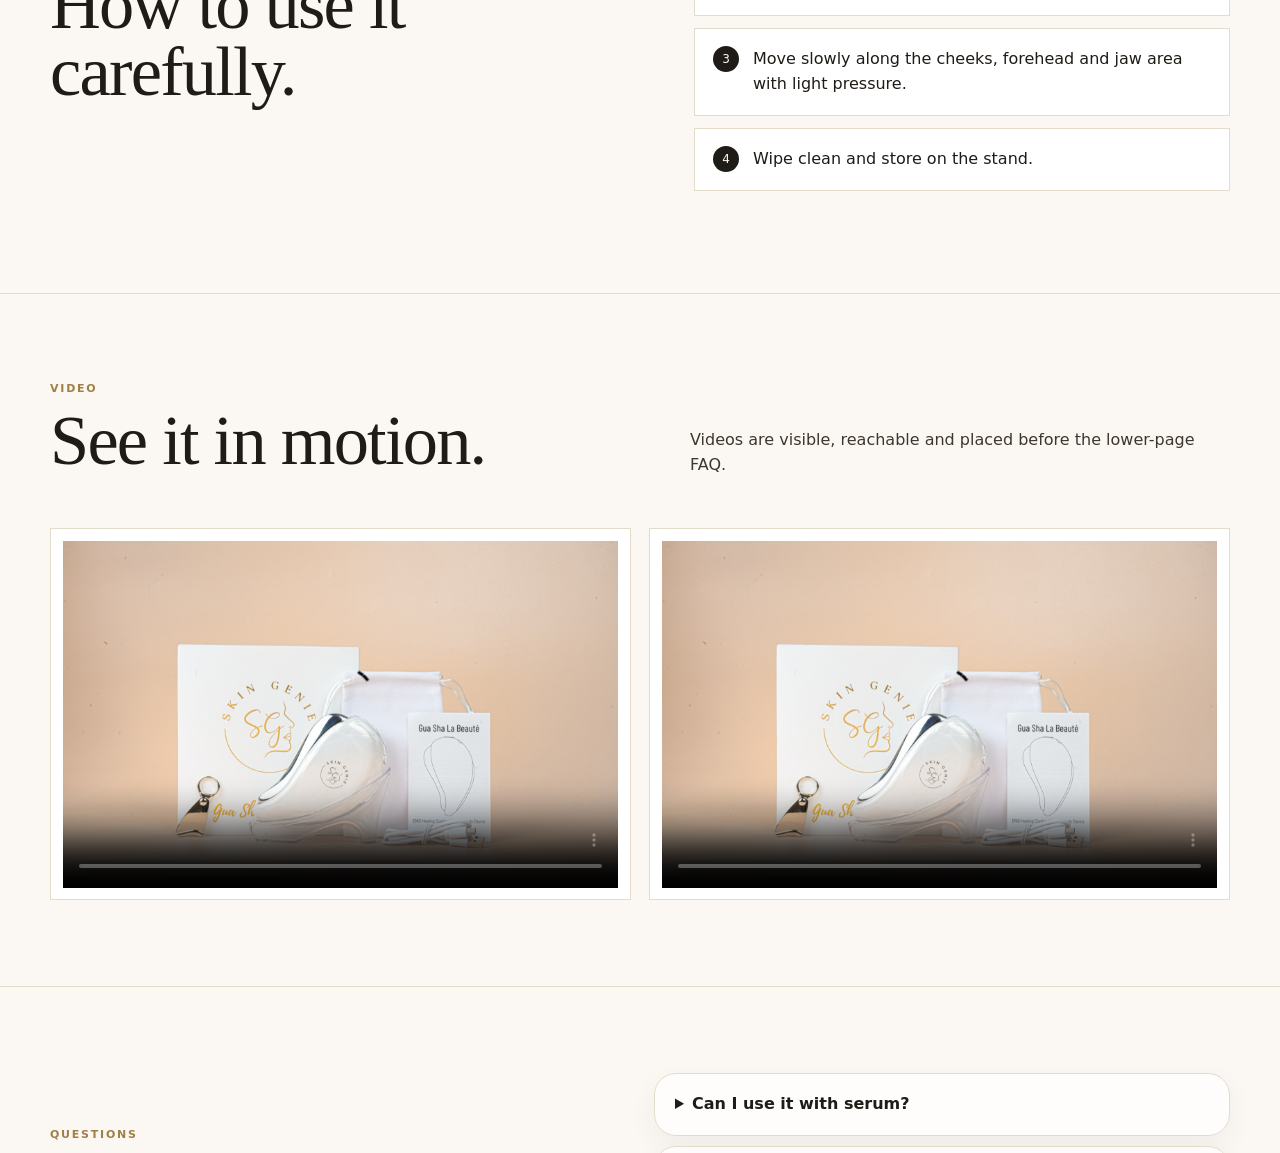
<file: electric-gua-sha-facial-tool.html>
<!doctype html><meta charset="utf-8"><meta name="description" content="Skin Genie product page redirect."><meta http-equiv="refresh" content="0; url=products/electric-gua-sha-facial-tool.html"><link rel="canonical" href="products/electric-gua-sha-facial-tool.html"><title>Redirect</title><p><a href="products/electric-gua-sha-facial-tool.html">Open product page</a></p>
</file>
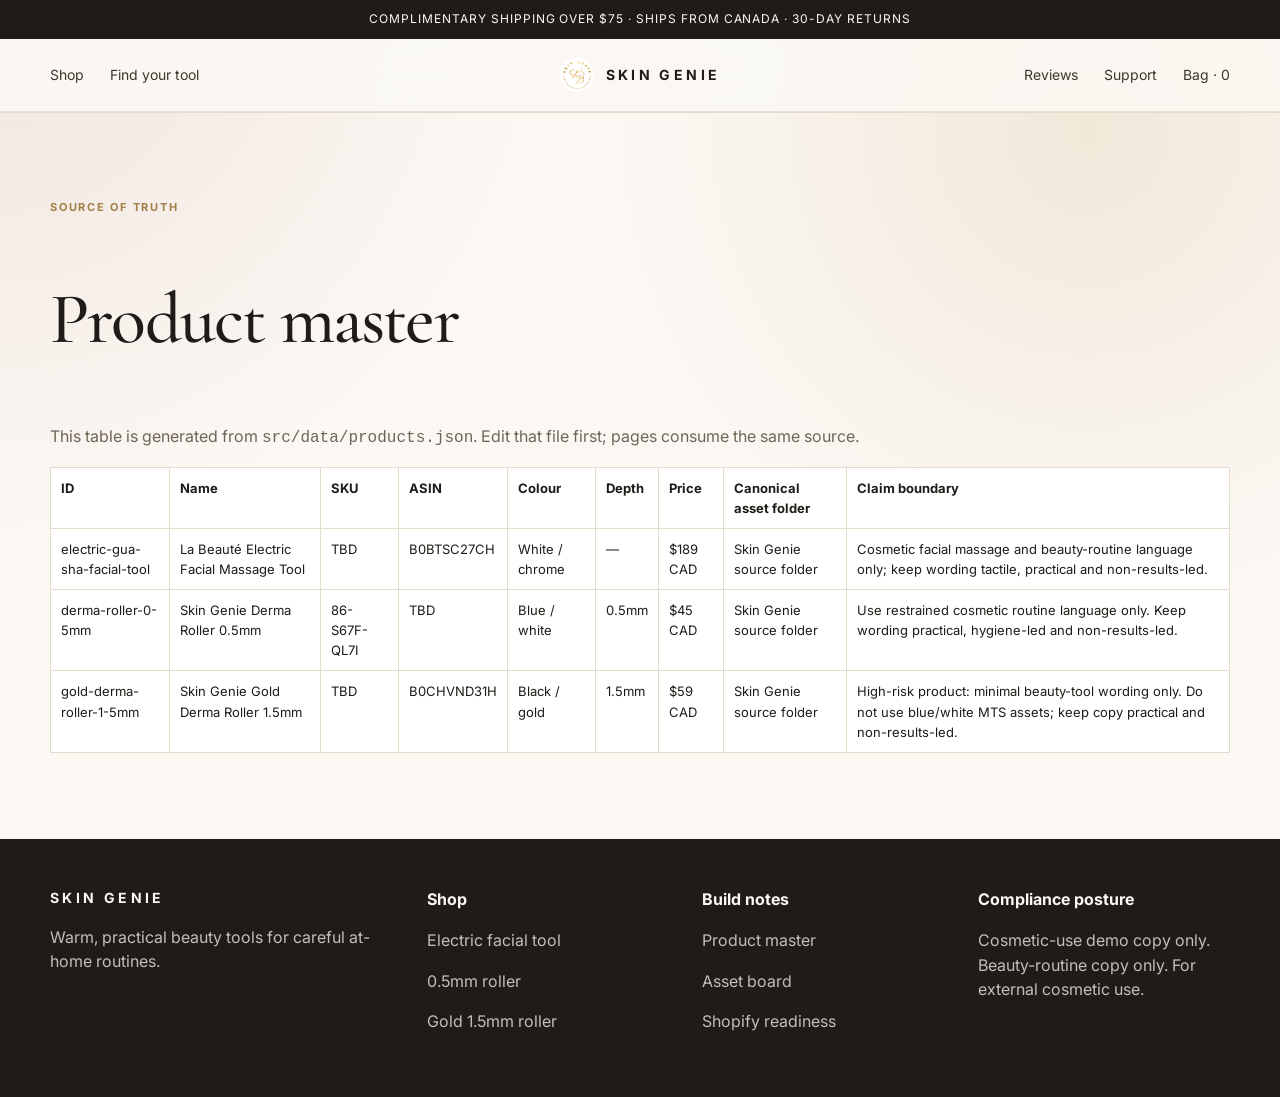
<file: product-master.html>
<!doctype html><html lang="en"><head><meta charset="utf-8"><meta name="viewport" content="width=device-width, initial-scale=1"><meta name="robots" content="noindex,nofollow"><title>Product master</title><meta name="description" content="Skin Genie implementation document"><link rel="canonical" href="https://mabochel.github.io/skin-genie-demo-site/product-master.html"><meta property="og:title" content="Product master"><meta property="og:description" content="Skin Genie implementation document"><meta property="og:type" content="website"><meta property="og:image" content="https://mabochel.github.io/skin-genie-demo-site/assets/brand/logo-black.jpg"><meta name="twitter:card" content="summary_large_image"><link rel="stylesheet" href="styles/main.css"></head><body><div class="announcement">Complimentary shipping over $75 · Ships from Canada · 30-day returns</div><header class="header"><nav class="nav container" aria-label="Main navigation"><ul><li><a href="index.html#shop">Shop</a></li><li><a href="index.html#quiz">Find your tool</a></li></ul><a class="logo" href="index.html"><img src="assets/brand/logo-transparent.webp" alt="Skin Genie logo"><span class="wordmark">Skin Genie</span></a><ul class="right"><li><a href="index.html#reviews">Reviews</a></li><li><a href="index.html#support">Support</a></li><li><a data-demo-cart href="#">Bag · 0</a></li></ul></nav></header><main class="section"><div class="container"><div class="eyebrow">Source of truth</div><h1 class="serif" style="font-size:72px">Product master</h1><p class="muted">This table is generated from <code>src/data/products.json</code>. Edit that file first; pages consume the same source.</p><table class="asset-table"><thead><tr><th>ID</th><th>Name</th><th>SKU</th><th>ASIN</th><th>Colour</th><th>Depth</th><th>Price</th><th>Canonical asset folder</th><th>Claim boundary</th></tr></thead><tbody><tr><td>electric-gua-sha-facial-tool</td><td>La Beauté Electric Facial Massage Tool</td><td>TBD</td><td>B0BTSC27CH</td><td>White / chrome</td><td>—</td><td>$189 CAD</td><td>Skin Genie source folder</td><td>Cosmetic facial massage and beauty-routine language only; keep wording tactile, practical and non-results-led.</td></tr><tr><td>derma-roller-0-5mm</td><td>Skin Genie Derma Roller 0.5mm</td><td>86-S67F-QL7I</td><td>TBD</td><td>Blue / white</td><td>0.5mm</td><td>$45 CAD</td><td>Skin Genie source folder</td><td>Use restrained cosmetic routine language only. Keep wording practical, hygiene-led and non-results-led.</td></tr><tr><td>gold-derma-roller-1-5mm</td><td>Skin Genie Gold Derma Roller 1.5mm</td><td>TBD</td><td>B0CHVND31H</td><td>Black / gold</td><td>1.5mm</td><td>$59 CAD</td><td>Skin Genie source folder</td><td>High-risk product: minimal beauty-tool wording only. Do not use blue/white MTS assets; keep copy practical and non-results-led.</td></tr></tbody></table></div></main><footer class="footer"><div class="container footer-grid"><div><div class="wordmark">Skin Genie</div><p>Warm, practical beauty tools for careful at-home routines.</p></div><div><b>Shop</b><p><a href="products/electric-gua-sha-facial-tool.html">Electric facial tool</a></p><p><a href="products/derma-roller-0-5mm.html">0.5mm roller</a></p><p><a href="products/gold-derma-roller-1-5mm.html">Gold 1.5mm roller</a></p></div><div><b>Build notes</b><p><a href="product-master.html">Product master</a></p><p><a href="asset-board.html">Asset board</a></p><p><a href="shopify-readiness.html">Shopify readiness</a></p></div><div><b>Compliance posture</b><p>Cosmetic-use demo copy only. Beauty-routine copy only. For external cosmetic use.</p></div></div></footer><script src="scripts/main.js"></script></body></html>
</file>
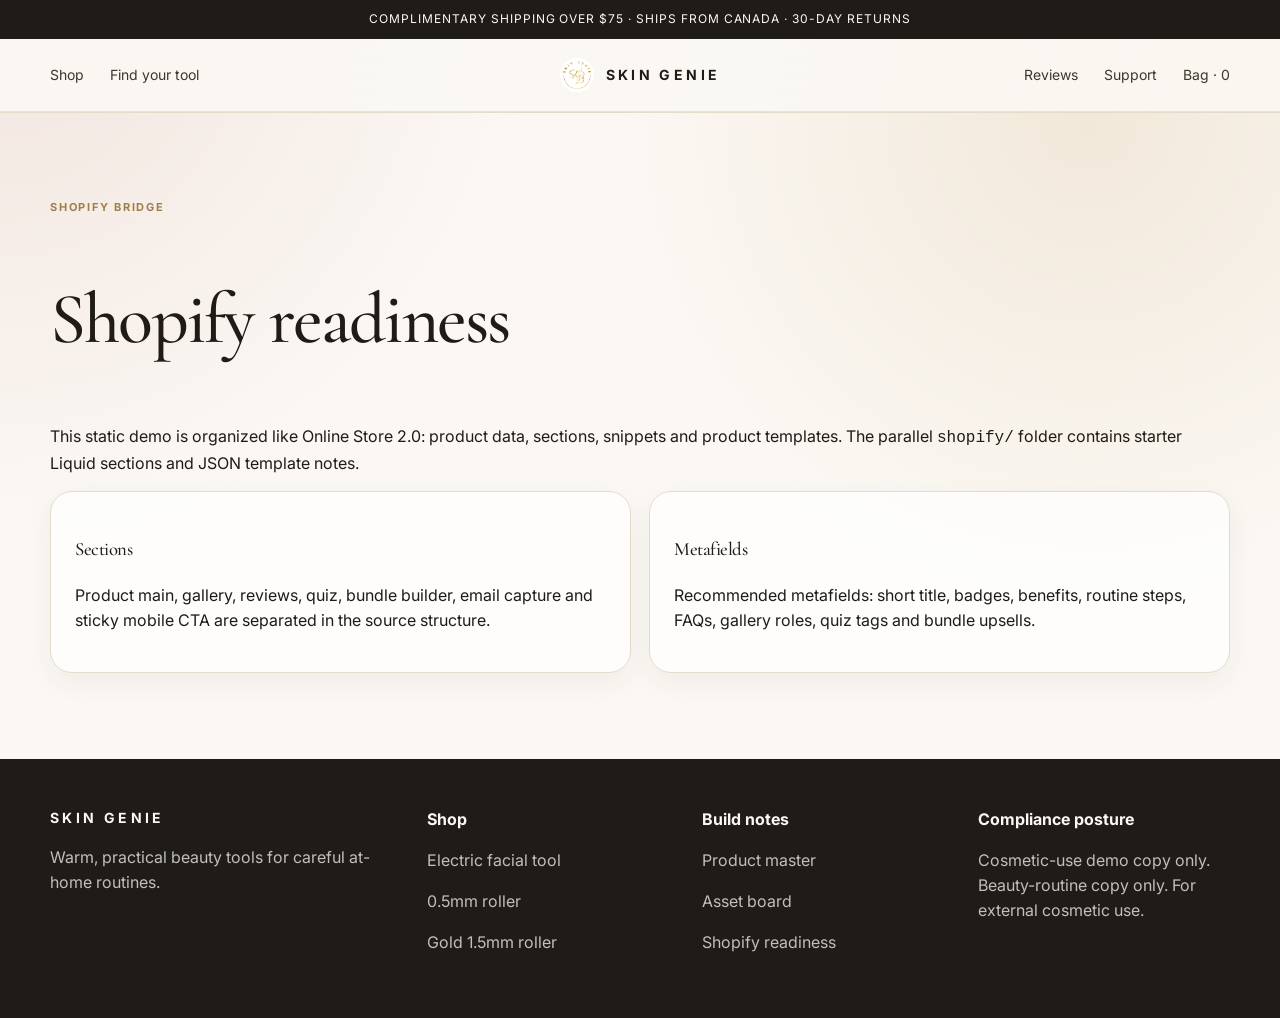
<file: shopify-readiness.html>
<!doctype html><html lang="en"><head><meta charset="utf-8"><meta name="viewport" content="width=device-width, initial-scale=1"><meta name="robots" content="noindex,nofollow"><title>Shopify readiness</title><meta name="description" content="Skin Genie implementation document"><link rel="canonical" href="https://mabochel.github.io/skin-genie-demo-site/shopify-readiness.html"><meta property="og:title" content="Shopify readiness"><meta property="og:description" content="Skin Genie implementation document"><meta property="og:type" content="website"><meta property="og:image" content="https://mabochel.github.io/skin-genie-demo-site/assets/brand/logo-black.jpg"><meta name="twitter:card" content="summary_large_image"><link rel="stylesheet" href="styles/main.css"></head><body><div class="announcement">Complimentary shipping over $75 · Ships from Canada · 30-day returns</div><header class="header"><nav class="nav container" aria-label="Main navigation"><ul><li><a href="index.html#shop">Shop</a></li><li><a href="index.html#quiz">Find your tool</a></li></ul><a class="logo" href="index.html"><img src="assets/brand/logo-transparent.webp" alt="Skin Genie logo"><span class="wordmark">Skin Genie</span></a><ul class="right"><li><a href="index.html#reviews">Reviews</a></li><li><a href="index.html#support">Support</a></li><li><a data-demo-cart href="#">Bag · 0</a></li></ul></nav></header><main class="section"><div class="container"><div class="eyebrow">Shopify bridge</div><h1 class="serif" style="font-size:72px">Shopify readiness</h1><p>This static demo is organized like Online Store 2.0: product data, sections, snippets and product templates. The parallel <code>shopify/</code> folder contains starter Liquid sections and JSON template notes.</p><div class="bundle-grid"><div class="bundle"><h3 class="serif">Sections</h3><p>Product main, gallery, reviews, quiz, bundle builder, email capture and sticky mobile CTA are separated in the source structure.</p></div><div class="bundle"><h3 class="serif">Metafields</h3><p>Recommended metafields: short title, badges, benefits, routine steps, FAQs, gallery roles, quiz tags and bundle upsells.</p></div></div></div></main><footer class="footer"><div class="container footer-grid"><div><div class="wordmark">Skin Genie</div><p>Warm, practical beauty tools for careful at-home routines.</p></div><div><b>Shop</b><p><a href="products/electric-gua-sha-facial-tool.html">Electric facial tool</a></p><p><a href="products/derma-roller-0-5mm.html">0.5mm roller</a></p><p><a href="products/gold-derma-roller-1-5mm.html">Gold 1.5mm roller</a></p></div><div><b>Build notes</b><p><a href="product-master.html">Product master</a></p><p><a href="asset-board.html">Asset board</a></p><p><a href="shopify-readiness.html">Shopify readiness</a></p></div><div><b>Compliance posture</b><p>Cosmetic-use demo copy only. Beauty-routine copy only. For external cosmetic use.</p></div></div></footer><script src="scripts/main.js"></script></body></html>
</file>
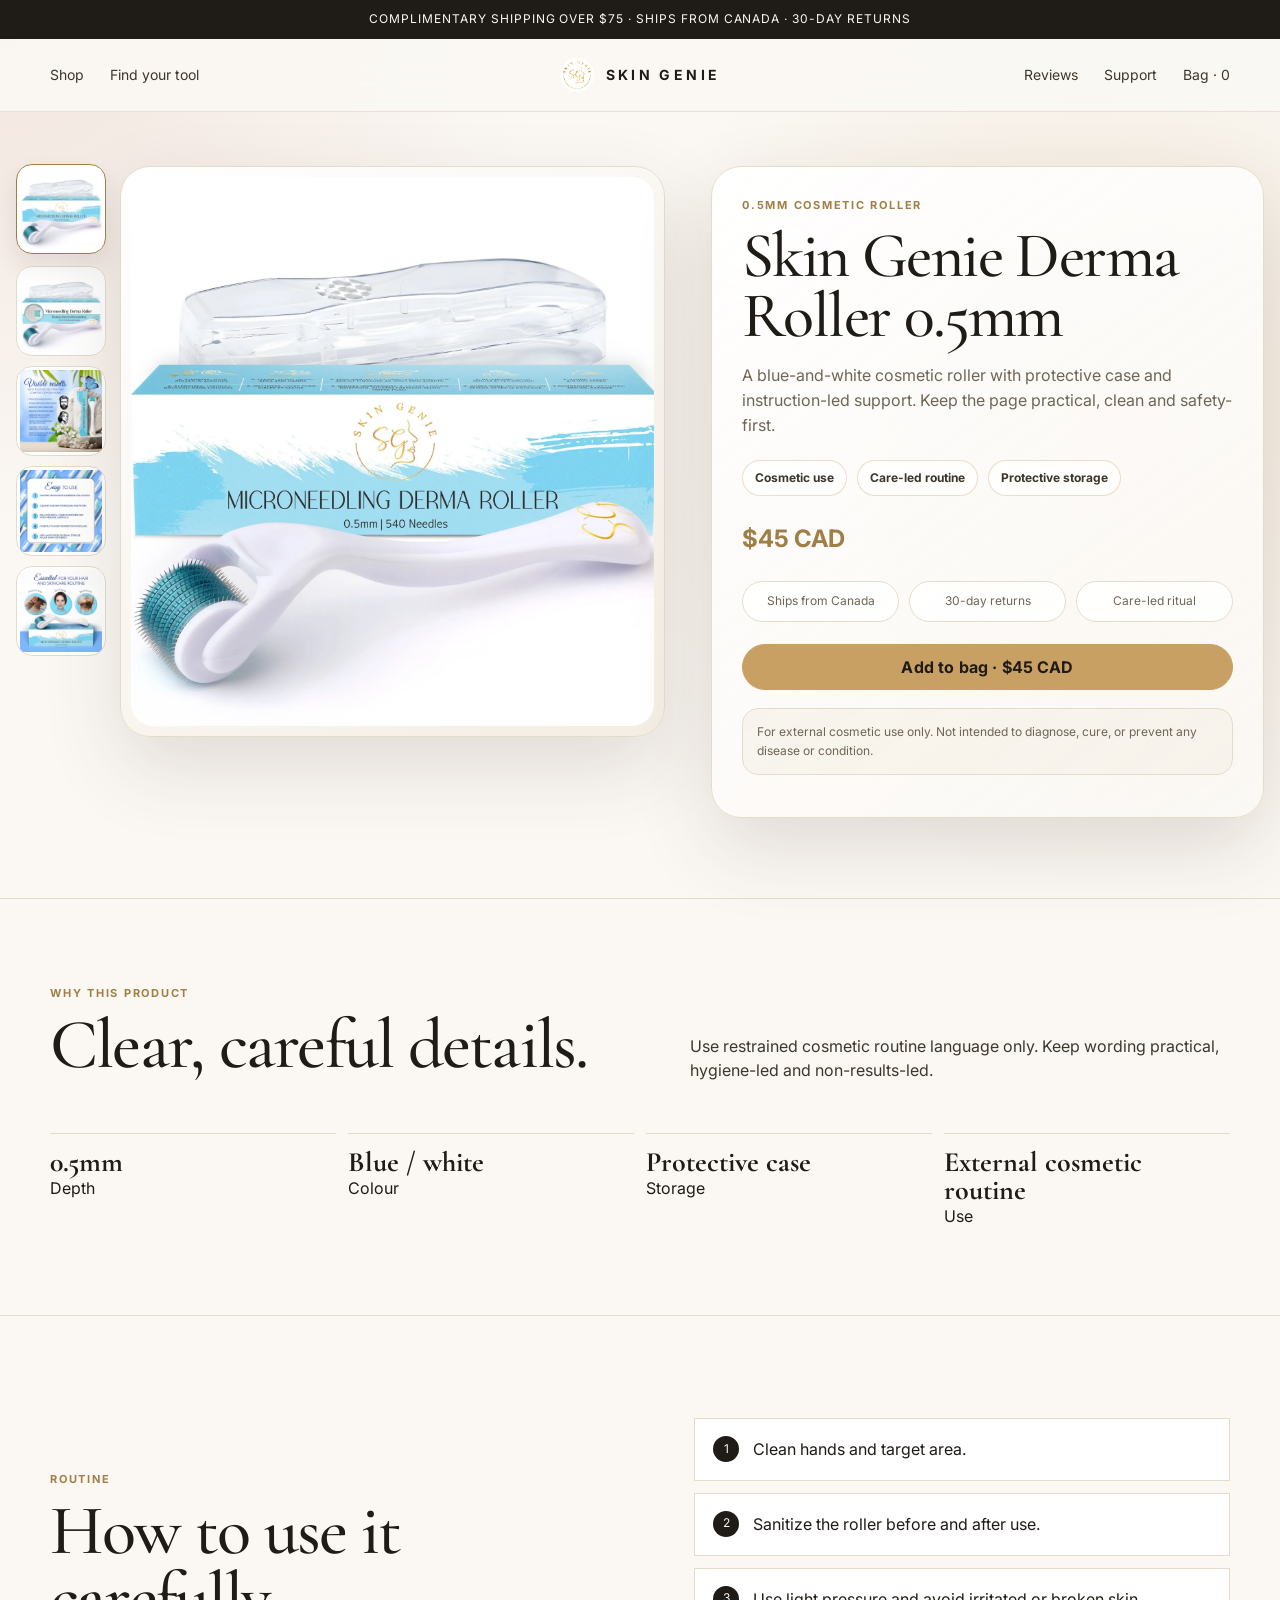
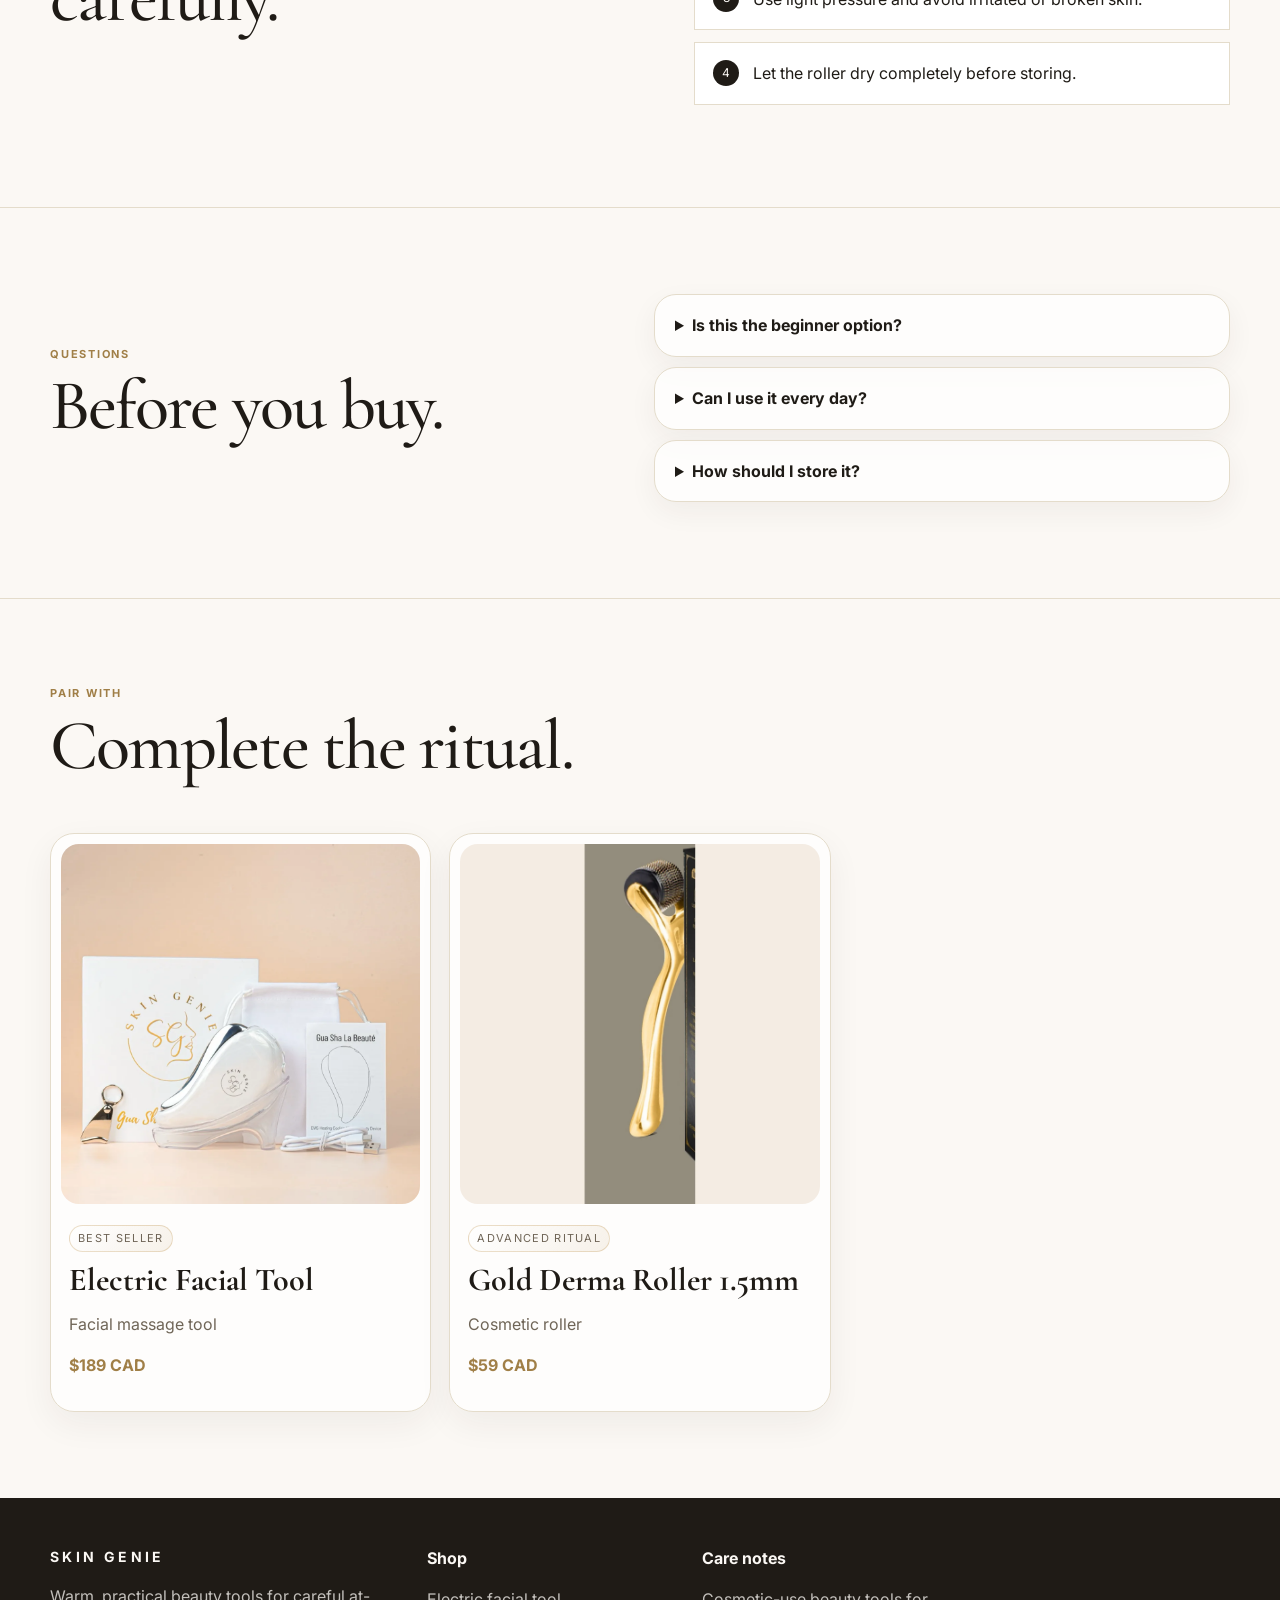
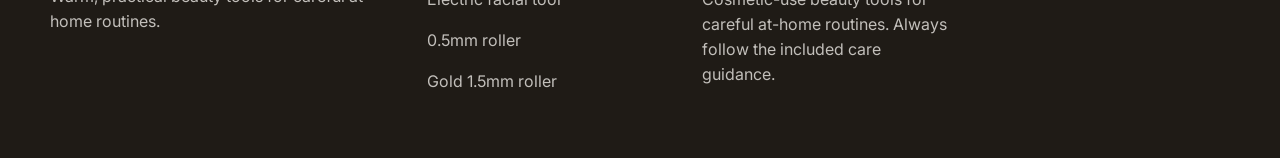
<file: products/derma-roller-0-5mm.html>
<!doctype html><html lang="en"><head><meta charset="utf-8"><meta name="viewport" content="width=device-width, initial-scale=1"><title>Skin Genie Derma Roller 0.5mm | Cosmetic Roller</title><meta name="description" content="Shop the Skin Genie 0.5mm derma roller, a blue-and-white cosmetic roller with protective case and instruction-led support."><link rel="canonical" href="https://mabochel.github.io/skin-genie-demo-site/products/derma-roller-0-5mm.html"><meta property="og:title" content="Skin Genie Derma Roller 0.5mm | Cosmetic Roller"><meta property="og:description" content="Shop the Skin Genie 0.5mm derma roller, a blue-and-white cosmetic roller with protective case and instruction-led support."><meta property="og:type" content="website"><meta property="og:image" content="https://mabochel.github.io/skin-genie-demo-site/assets/products/derma-roller-0-5mm/hero.jpg"><meta name="twitter:card" content="summary_large_image"><link rel="stylesheet" href="../styles/main.css"><script type="application/ld+json">{"@context": "https://schema.org", "@type": "Product", "name": "Skin Genie Derma Roller 0.5mm", "brand": {"@type": "Brand", "name": "Skin Genie"}, "image": ["https://mabochel.github.io/skin-genie-demo-site/assets/products/derma-roller-0-5mm/hero.jpg", "https://mabochel.github.io/skin-genie-demo-site/assets/products/derma-roller-0-5mm/gallery-pack.jpg", "https://mabochel.github.io/skin-genie-demo-site/assets/products/derma-roller-0-5mm/gallery-lifestyle.jpg", "https://mabochel.github.io/skin-genie-demo-site/assets/products/derma-roller-0-5mm/gallery-instructions.jpg", "https://mabochel.github.io/skin-genie-demo-site/assets/products/derma-roller-0-5mm/gallery-scope.jpg"], "description": "Shop the Skin Genie 0.5mm derma roller, a blue-and-white cosmetic roller with protective case and instruction-led support.", "sku": "86-S67F-QL7I"}</script></head><body><div class="announcement">Complimentary shipping over $75 · Ships from Canada · 30-day returns</div><header class="header"><nav class="nav container" aria-label="Main navigation"><ul><li><a href="../index.html#shop">Shop</a></li><li><a href="../index.html#quiz">Find your tool</a></li></ul><a class="logo" href="../index.html"><img src="../assets/brand/logo-transparent.webp" alt="Skin Genie logo"><span class="wordmark">Skin Genie</span></a><ul class="right"><li><a href="../index.html#reviews">Reviews</a></li><li><a href="../index.html#support">Support</a></li><li><a data-demo-cart href="#">Bag · 0</a></li></ul></nav></header><main><section class="pdp"><div class="wide pdp-grid"><div class="media-gallery gallery"><div class="thumbs"><button class="thumb active" data-src="../assets/products/derma-roller-0-5mm/hero.jpg" data-alt="Skin Genie Derma Roller 0.5mm media 1"><img src="../assets/products/derma-roller-0-5mm/hero.webp" alt="" loading="lazy"></button><button class="thumb " data-src="../assets/products/derma-roller-0-5mm/gallery-pack.jpg" data-alt="Skin Genie Derma Roller 0.5mm media 2"><img src="../assets/products/derma-roller-0-5mm/gallery-pack.webp" alt="" loading="lazy"></button><button class="thumb " data-src="../assets/products/derma-roller-0-5mm/gallery-lifestyle.jpg" data-alt="Skin Genie Derma Roller 0.5mm media 3"><img src="../assets/products/derma-roller-0-5mm/gallery-lifestyle.webp" alt="" loading="lazy"></button><button class="thumb " data-src="../assets/products/derma-roller-0-5mm/gallery-instructions.jpg" data-alt="Skin Genie Derma Roller 0.5mm media 4"><img src="../assets/products/derma-roller-0-5mm/gallery-instructions.webp" alt="" loading="lazy"></button><button class="thumb " data-src="../assets/products/derma-roller-0-5mm/gallery-scope.jpg" data-alt="Skin Genie Derma Roller 0.5mm media 5"><img src="../assets/products/derma-roller-0-5mm/gallery-scope.webp" alt="" loading="lazy"></button></div><div class="main-media"><img src="../assets/products/derma-roller-0-5mm/hero.webp" alt="Skin Genie Derma Roller 0.5mm" fetchpriority="high" decoding="async" loading="lazy"></div></div><aside class="buybox" id="buy-box"><div class="eyebrow">0.5MM COSMETIC ROLLER</div><h1 class="serif">Skin Genie Derma Roller 0.5mm</h1><p class="muted">A blue-and-white cosmetic roller with protective case and instruction-led support. Keep the page practical, clean and safety-first.</p><div class="pdp-badges"><span>Cosmetic use</span><span>Care-led routine</span><span>Protective storage</span></div><p class="price" style="font-size:24px">$45 CAD</p><div class="trust"><span>Ships from Canada</span><span>30-day returns</span><span>Care-led ritual</span></div><a href="#" data-demo-cart class="button gold" style="width:100%">Add to bag · $45 CAD</a><p class="claim-note">For external cosmetic use only. Not intended to diagnose, cure, or prevent any disease or condition.</p></aside></div></section><section class="section"><div class="container section-intro"><div><div class="eyebrow">Why this product</div><h2 class="serif">Clear, careful details.</h2></div><p>Use restrained cosmetic routine language only. Keep wording practical, hygiene-led and non-results-led.</p></div><div class="container specs"><div class="spec"><b>0.5mm</b><span>Depth</span></div><div class="spec"><b>Blue / white</b><span>Colour</span></div><div class="spec"><b>Protective case</b><span>Storage</span></div><div class="spec"><b>External cosmetic routine</b><span>Use</span></div></div></section><section class="section"><div class="container split"><div><div class="eyebrow">Routine</div><h2 class="serif">How to use it carefully.</h2></div><ol class="routine-list"><li>Clean hands and target area.</li><li>Sanitize the roller before and after use.</li><li>Use light pressure and avoid irritated or broken skin.</li><li>Let the roller dry completely before storing.</li></ol></div></section><section class="section"><div class="container split"><div><div class="eyebrow">Questions</div><h2 class="serif">Before you buy.</h2></div><div><details><summary>Is this the beginner option?</summary><p>Yes. The 0.5mm page is positioned as the gentler starter option within the Skin Genie roller line.</p></details><details><summary>Can I use it every day?</summary><p>Follow the product instructions and keep use conservative. Do not use on irritated or broken skin.</p></details><details><summary>How should I store it?</summary><p>Clean it, let it air dry, then place it back in the protective case.</p></details></div></div></section><section class="section"><div class="container section-intro"><div><div class="eyebrow">Pair with</div><h2 class="serif">Complete the ritual.</h2></div></div><div class="container product-grid"><a class="product-card" data-card-id="electric-gua-sha-facial-tool" href="../products/electric-gua-sha-facial-tool.html"><div class="frame"><img src="../assets/products/electric-gua-sha-facial-tool/hero.webp" alt="La Beauté Electric Facial Massage Tool" decoding="async" loading="lazy"></div><div class="meta"><span class="badge">Best seller</span><h3>Electric Facial Tool</h3><p class="muted">Facial massage tool</p><p class="price">$189 CAD</p></div></a><a class="product-card" data-card-id="gold-derma-roller-1-5mm" href="../products/gold-derma-roller-1-5mm.html"><div class="frame"><img src="../assets/products/gold-derma-roller-1-5mm/clean-hero.webp" alt="Skin Genie Gold Derma Roller 1.5mm" decoding="async" loading="lazy"></div><div class="meta"><span class="badge">Advanced ritual</span><h3>Gold Derma Roller 1.5mm</h3><p class="muted">Cosmetic roller</p><p class="price">$59 CAD</p></div></a></div></section><div class="sticky-cta"><div><b>Derma Roller 0.5mm</b><br><span class="muted">$45 CAD</span></div><a class="button gold" href="#buy-box">Add to bag</a></div></main><footer class="footer"><div class="container footer-grid"><div><div class="wordmark">Skin Genie</div><p>Warm, practical beauty tools for careful at-home routines.</p></div><div><b>Shop</b><p><a href="../products/electric-gua-sha-facial-tool.html">Electric facial tool</a></p><p><a href="../products/derma-roller-0-5mm.html">0.5mm roller</a></p><p><a href="../products/gold-derma-roller-1-5mm.html">Gold 1.5mm roller</a></p></div><div><b>Care notes</b><p>Cosmetic-use beauty tools for careful at-home routines. Always follow the included care guidance.</p></div></div></footer><script src="../scripts/main.js"></script></body></html>
</file>
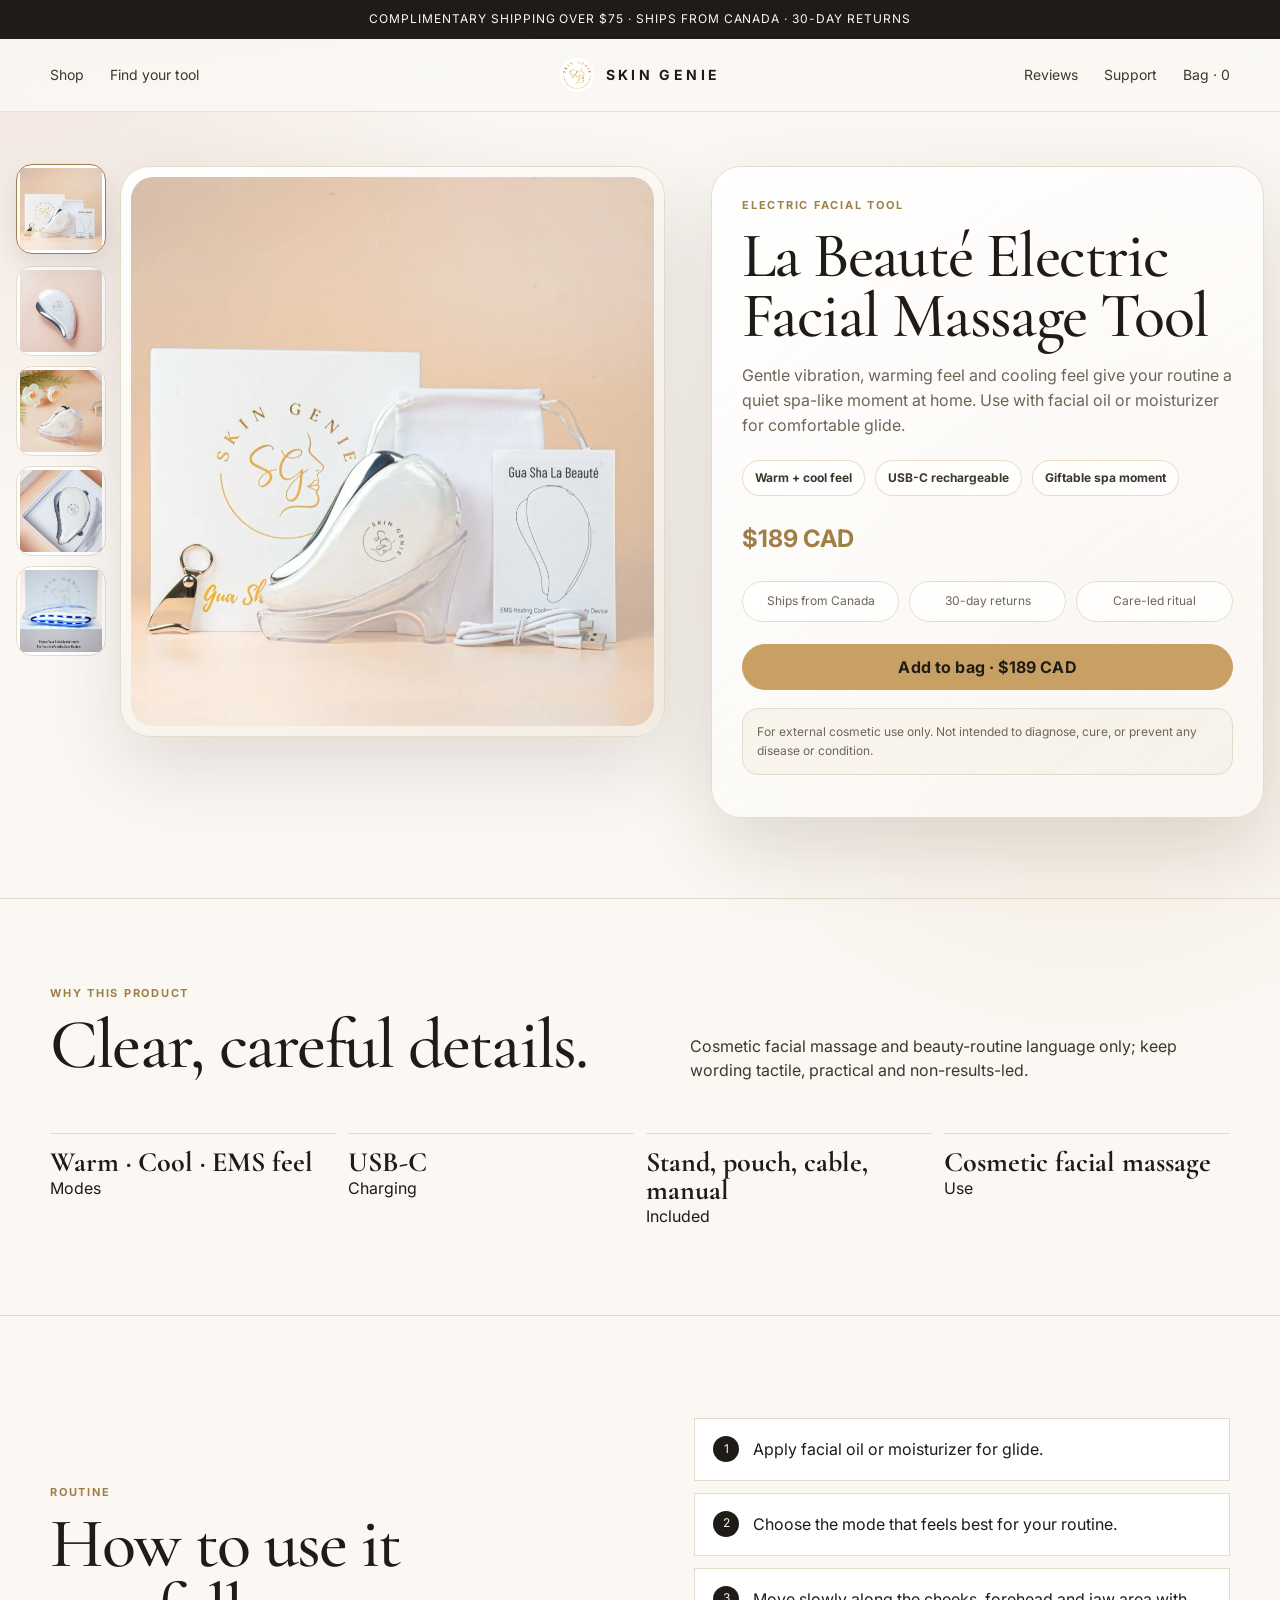
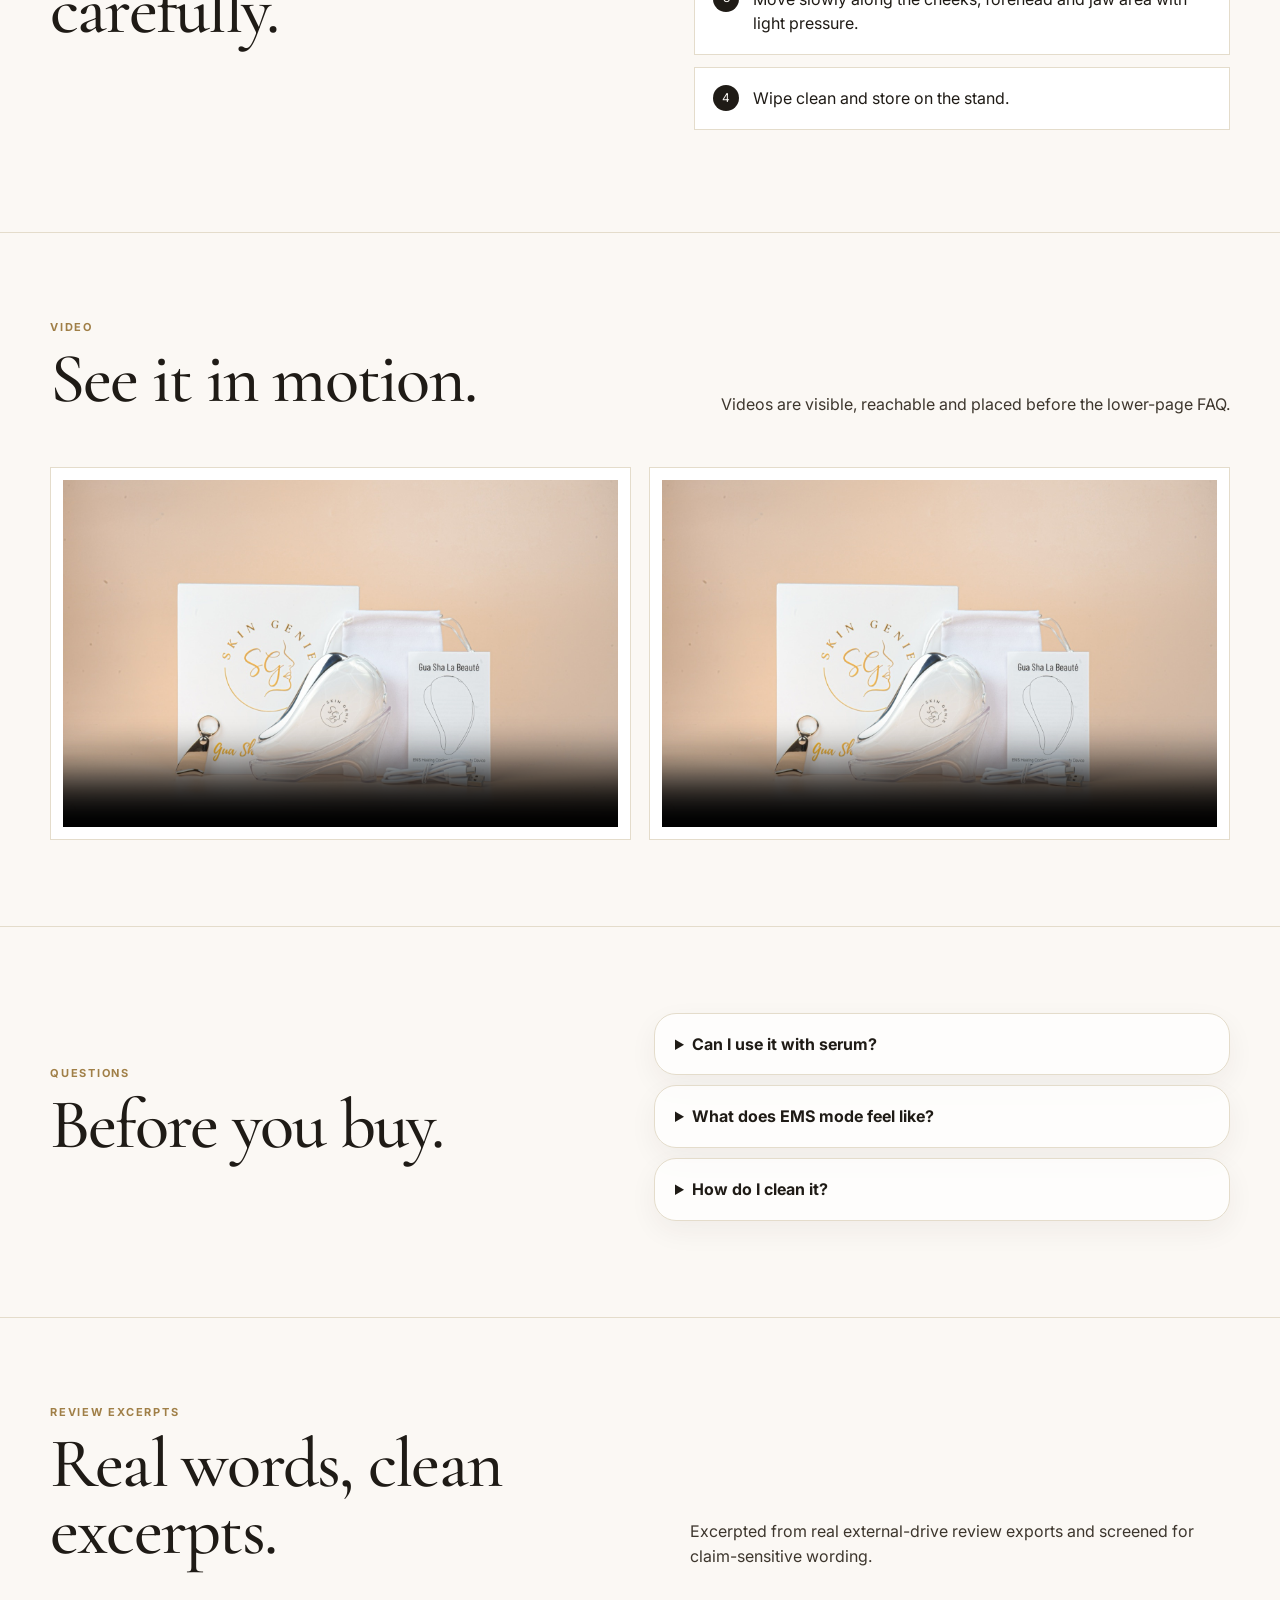
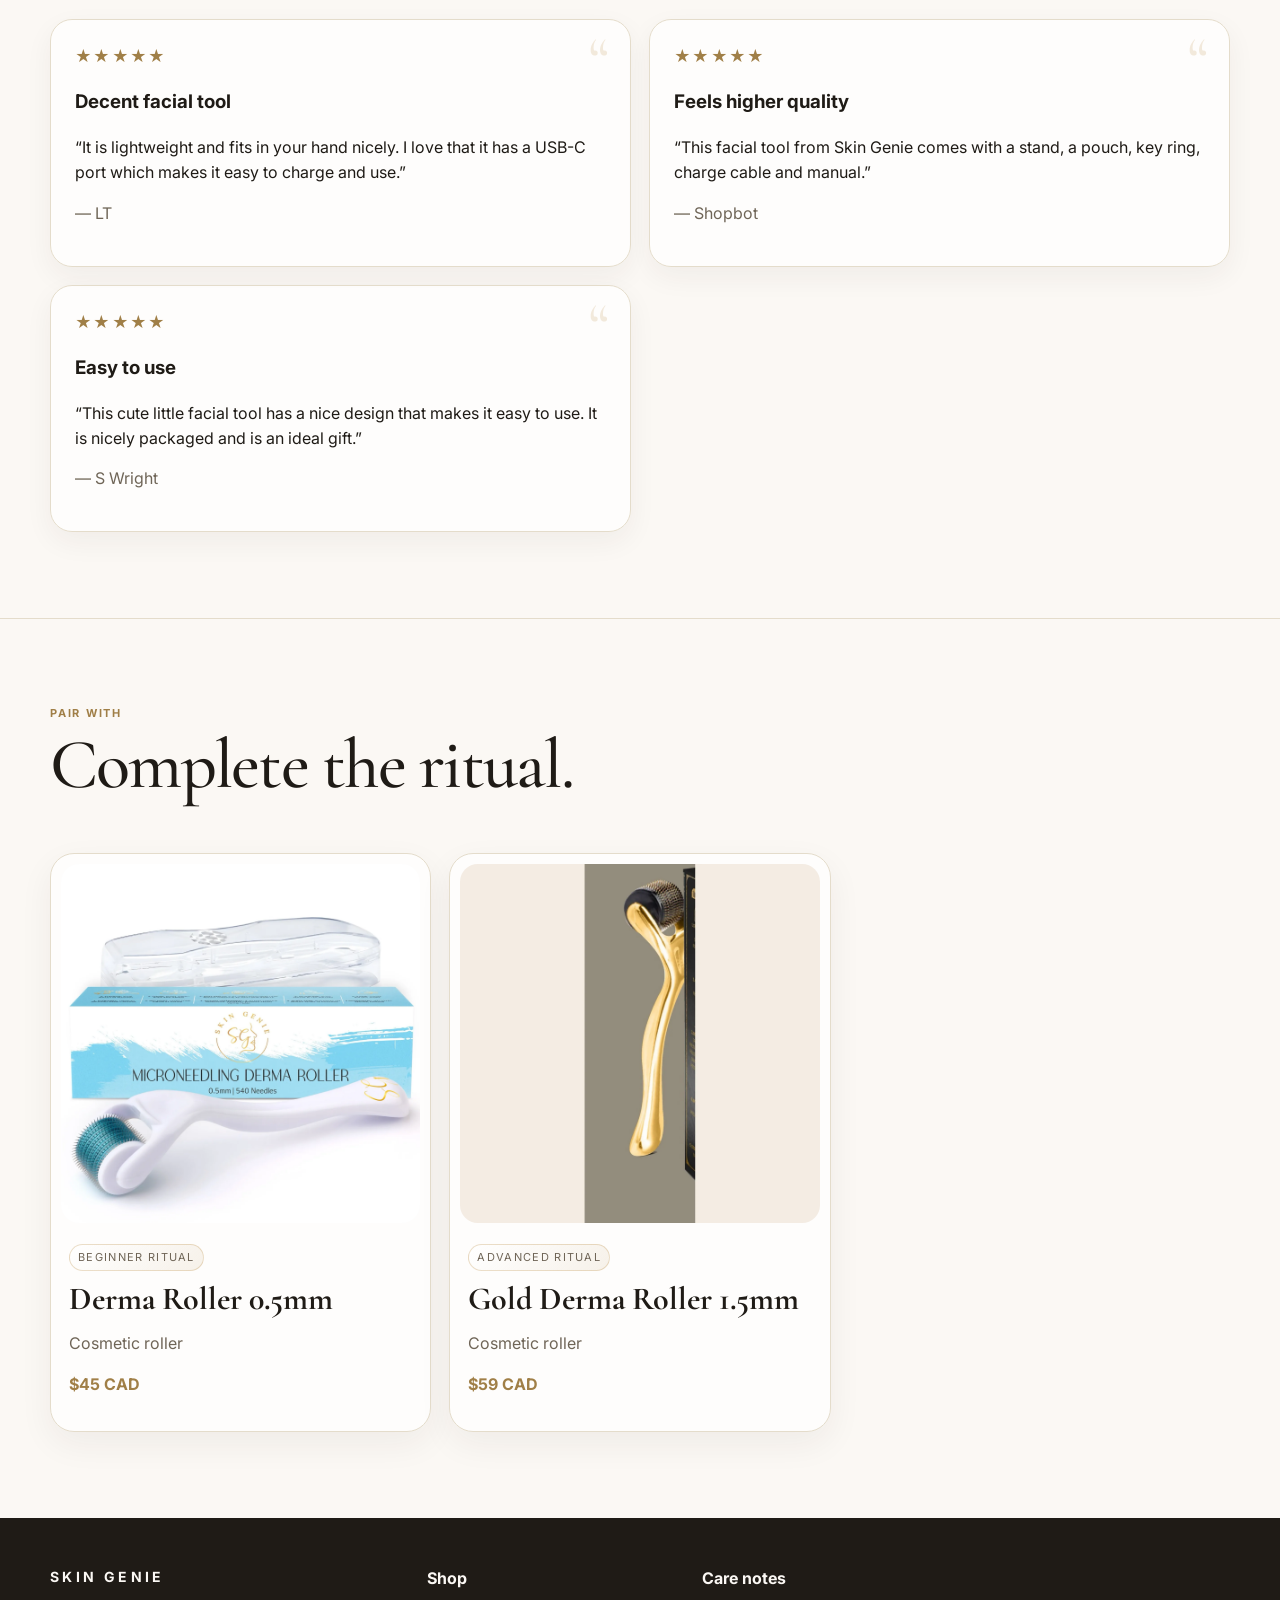
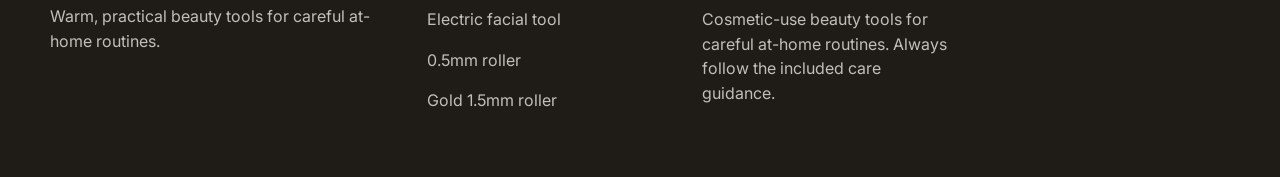
<file: products/electric-gua-sha-facial-tool.html>
<!doctype html><html lang="en"><head><meta charset="utf-8"><meta name="viewport" content="width=device-width, initial-scale=1"><title>La Beauté Electric Facial Massage Tool | Skin Genie</title><meta name="description" content="Shop Skin Genie La Beauté, a rechargeable electric facial massage tool for a relaxed at-home beauty ritual."><link rel="canonical" href="https://mabochel.github.io/skin-genie-demo-site/products/electric-gua-sha-facial-tool.html"><meta property="og:title" content="La Beauté Electric Facial Massage Tool | Skin Genie"><meta property="og:description" content="Shop Skin Genie La Beauté, a rechargeable electric facial massage tool for a relaxed at-home beauty ritual."><meta property="og:type" content="website"><meta property="og:image" content="https://mabochel.github.io/skin-genie-demo-site/assets/products/electric-gua-sha-facial-tool/hero.jpg"><meta name="twitter:card" content="summary_large_image"><link rel="stylesheet" href="../styles/main.css"><script type="application/ld+json">{"@context": "https://schema.org", "@type": "Product", "name": "La Beauté Electric Facial Massage Tool", "brand": {"@type": "Brand", "name": "Skin Genie"}, "image": ["https://mabochel.github.io/skin-genie-demo-site/assets/products/electric-gua-sha-facial-tool/hero.jpg", "https://mabochel.github.io/skin-genie-demo-site/assets/products/electric-gua-sha-facial-tool/gallery-device.jpg", "https://mabochel.github.io/skin-genie-demo-site/assets/products/electric-gua-sha-facial-tool/gallery-lifestyle.jpg", "https://mabochel.github.io/skin-genie-demo-site/assets/products/electric-gua-sha-facial-tool/gallery-open-box.jpg", "https://mabochel.github.io/skin-genie-demo-site/assets/products/electric-gua-sha-facial-tool/gallery-led.jpg"], "description": "Shop Skin Genie La Beauté, a rechargeable electric facial massage tool for a relaxed at-home beauty ritual.", "sku": "B0BTSC27CH", "aggregateRating": {"@type": "AggregateRating", "ratingValue": 4.0, "reviewCount": 3}}</script></head><body><div class="announcement">Complimentary shipping over $75 · Ships from Canada · 30-day returns</div><header class="header"><nav class="nav container" aria-label="Main navigation"><ul><li><a href="../index.html#shop">Shop</a></li><li><a href="../index.html#quiz">Find your tool</a></li></ul><a class="logo" href="../index.html"><img src="../assets/brand/logo-transparent.webp" alt="Skin Genie logo"><span class="wordmark">Skin Genie</span></a><ul class="right"><li><a href="../index.html#reviews">Reviews</a></li><li><a href="../index.html#support">Support</a></li><li><a data-demo-cart href="#">Bag · 0</a></li></ul></nav></header><main><section class="pdp"><div class="wide pdp-grid"><div class="media-gallery gallery"><div class="thumbs"><button class="thumb active" data-src="../assets/products/electric-gua-sha-facial-tool/hero.jpg" data-alt="La Beauté Electric Facial Massage Tool media 1"><img src="../assets/products/electric-gua-sha-facial-tool/hero.webp" alt="" loading="lazy"></button><button class="thumb " data-src="../assets/products/electric-gua-sha-facial-tool/gallery-device.jpg" data-alt="La Beauté Electric Facial Massage Tool media 2"><img src="../assets/products/electric-gua-sha-facial-tool/gallery-device.webp" alt="" loading="lazy"></button><button class="thumb " data-src="../assets/products/electric-gua-sha-facial-tool/gallery-lifestyle.jpg" data-alt="La Beauté Electric Facial Massage Tool media 3"><img src="../assets/products/electric-gua-sha-facial-tool/gallery-lifestyle.webp" alt="" loading="lazy"></button><button class="thumb " data-src="../assets/products/electric-gua-sha-facial-tool/gallery-open-box.jpg" data-alt="La Beauté Electric Facial Massage Tool media 4"><img src="../assets/products/electric-gua-sha-facial-tool/gallery-open-box.webp" alt="" loading="lazy"></button><button class="thumb " data-src="../assets/products/electric-gua-sha-facial-tool/gallery-led.jpg" data-alt="La Beauté Electric Facial Massage Tool media 5"><img src="../assets/products/electric-gua-sha-facial-tool/gallery-led.webp" alt="" loading="lazy"></button></div><div class="main-media"><img src="../assets/products/electric-gua-sha-facial-tool/hero.webp" alt="La Beauté Electric Facial Massage Tool" fetchpriority="high" decoding="async" loading="lazy"></div></div><aside class="buybox" id="buy-box"><div class="eyebrow">ELECTRIC FACIAL TOOL</div><h1 class="serif">La Beauté Electric Facial Massage Tool</h1><p class="muted">Gentle vibration, warming feel and cooling feel give your routine a quiet spa-like moment at home. Use with facial oil or moisturizer for comfortable glide.</p><div class="pdp-badges"><span>Warm + cool feel</span><span>USB-C rechargeable</span><span>Giftable spa moment</span></div><p class="price" style="font-size:24px">$189 CAD</p><div class="trust"><span>Ships from Canada</span><span>30-day returns</span><span>Care-led ritual</span></div><a href="#" data-demo-cart class="button gold" style="width:100%">Add to bag · $189 CAD</a><p class="claim-note">For external cosmetic use only. Not intended to diagnose, cure, or prevent any disease or condition.</p></aside></div></section><section class="section"><div class="container section-intro"><div><div class="eyebrow">Why this product</div><h2 class="serif">Clear, careful details.</h2></div><p>Cosmetic facial massage and beauty-routine language only; keep wording tactile, practical and non-results-led.</p></div><div class="container specs"><div class="spec"><b>Warm · Cool · EMS feel</b><span>Modes</span></div><div class="spec"><b>USB-C</b><span>Charging</span></div><div class="spec"><b>Stand, pouch, cable, manual</b><span>Included</span></div><div class="spec"><b>Cosmetic facial massage</b><span>Use</span></div></div></section><section class="section"><div class="container split"><div><div class="eyebrow">Routine</div><h2 class="serif">How to use it carefully.</h2></div><ol class="routine-list"><li>Apply facial oil or moisturizer for glide.</li><li>Choose the mode that feels best for your routine.</li><li>Move slowly along the cheeks, forehead and jaw area with light pressure.</li><li>Wipe clean and store on the stand.</li></ol></div></section><section class="section"><div class="container section-intro"><div><div class="eyebrow">Video</div><h2 class="serif">See it in motion.</h2></div><p>Videos are visible, reachable and placed before the lower-page FAQ.</p></div><div class="container video-grid"><div class="video-card"><video controls muted playsinline preload="metadata" poster="../assets/products/electric-gua-sha-facial-tool/hero.jpg"><source src="../assets/products/electric-gua-sha-facial-tool/demo.mp4" type="video/mp4"></video></div><div class="video-card"><video controls muted playsinline preload="metadata" poster="../assets/products/electric-gua-sha-facial-tool/hero.jpg"><source src="../assets/products/electric-gua-sha-facial-tool/open-box-demo.mp4" type="video/mp4"></video></div></div></section><section class="section"><div class="container split"><div><div class="eyebrow">Questions</div><h2 class="serif">Before you buy.</h2></div><div><details><summary>Can I use it with serum?</summary><p>Yes. Use it with a facial oil, serum or moisturizer so the tool glides comfortably.</p></details><details><summary>What does EMS mode feel like?</summary><p>A light pulsing sensation. Start low and stop if the sensation feels uncomfortable.</p></details><details><summary>How do I clean it?</summary><p>Wipe the metal surface with a soft damp cloth after each use and let it dry before storing.</p></details></div></div></section><section class="section"><div class="container section-intro"><div><div class="eyebrow">Review excerpts</div><h2 class="serif">Real words, clean excerpts.</h2></div><p>Excerpted from real external-drive review exports and screened for claim-sensitive wording.</p></div><div class="container review-grid"><article class="review"><div class="stars">★★★★★</div><h3>Decent facial tool</h3><p>“It is lightweight and fits in your hand nicely. I love that it has a USB-C port which makes it easy to charge and use.”</p><p class="muted">— LT</p></article><article class="review"><div class="stars">★★★★★</div><h3>Feels higher quality</h3><p>“This facial tool from Skin Genie comes with a stand, a pouch, key ring, charge cable and manual.”</p><p class="muted">— Shopbot</p></article><article class="review"><div class="stars">★★★★★</div><h3>Easy to use</h3><p>“This cute little facial tool has a nice design that makes it easy to use. It is nicely packaged and is an ideal gift.”</p><p class="muted">— S Wright</p></article></div></section><section class="section"><div class="container section-intro"><div><div class="eyebrow">Pair with</div><h2 class="serif">Complete the ritual.</h2></div></div><div class="container product-grid"><a class="product-card" data-card-id="derma-roller-0-5mm" href="../products/derma-roller-0-5mm.html"><div class="frame"><img src="../assets/products/derma-roller-0-5mm/hero.webp" alt="Skin Genie Derma Roller 0.5mm" decoding="async" loading="lazy"></div><div class="meta"><span class="badge">Beginner ritual</span><h3>Derma Roller 0.5mm</h3><p class="muted">Cosmetic roller</p><p class="price">$45 CAD</p></div></a><a class="product-card" data-card-id="gold-derma-roller-1-5mm" href="../products/gold-derma-roller-1-5mm.html"><div class="frame"><img src="../assets/products/gold-derma-roller-1-5mm/clean-hero.webp" alt="Skin Genie Gold Derma Roller 1.5mm" decoding="async" loading="lazy"></div><div class="meta"><span class="badge">Advanced ritual</span><h3>Gold Derma Roller 1.5mm</h3><p class="muted">Cosmetic roller</p><p class="price">$59 CAD</p></div></a></div></section><div class="sticky-cta"><div><b>Electric Facial Tool</b><br><span class="muted">$189 CAD</span></div><a class="button gold" href="#buy-box">Add to bag</a></div></main><footer class="footer"><div class="container footer-grid"><div><div class="wordmark">Skin Genie</div><p>Warm, practical beauty tools for careful at-home routines.</p></div><div><b>Shop</b><p><a href="../products/electric-gua-sha-facial-tool.html">Electric facial tool</a></p><p><a href="../products/derma-roller-0-5mm.html">0.5mm roller</a></p><p><a href="../products/gold-derma-roller-1-5mm.html">Gold 1.5mm roller</a></p></div><div><b>Care notes</b><p>Cosmetic-use beauty tools for careful at-home routines. Always follow the included care guidance.</p></div></div></footer><script src="../scripts/main.js"></script></body></html>
</file>
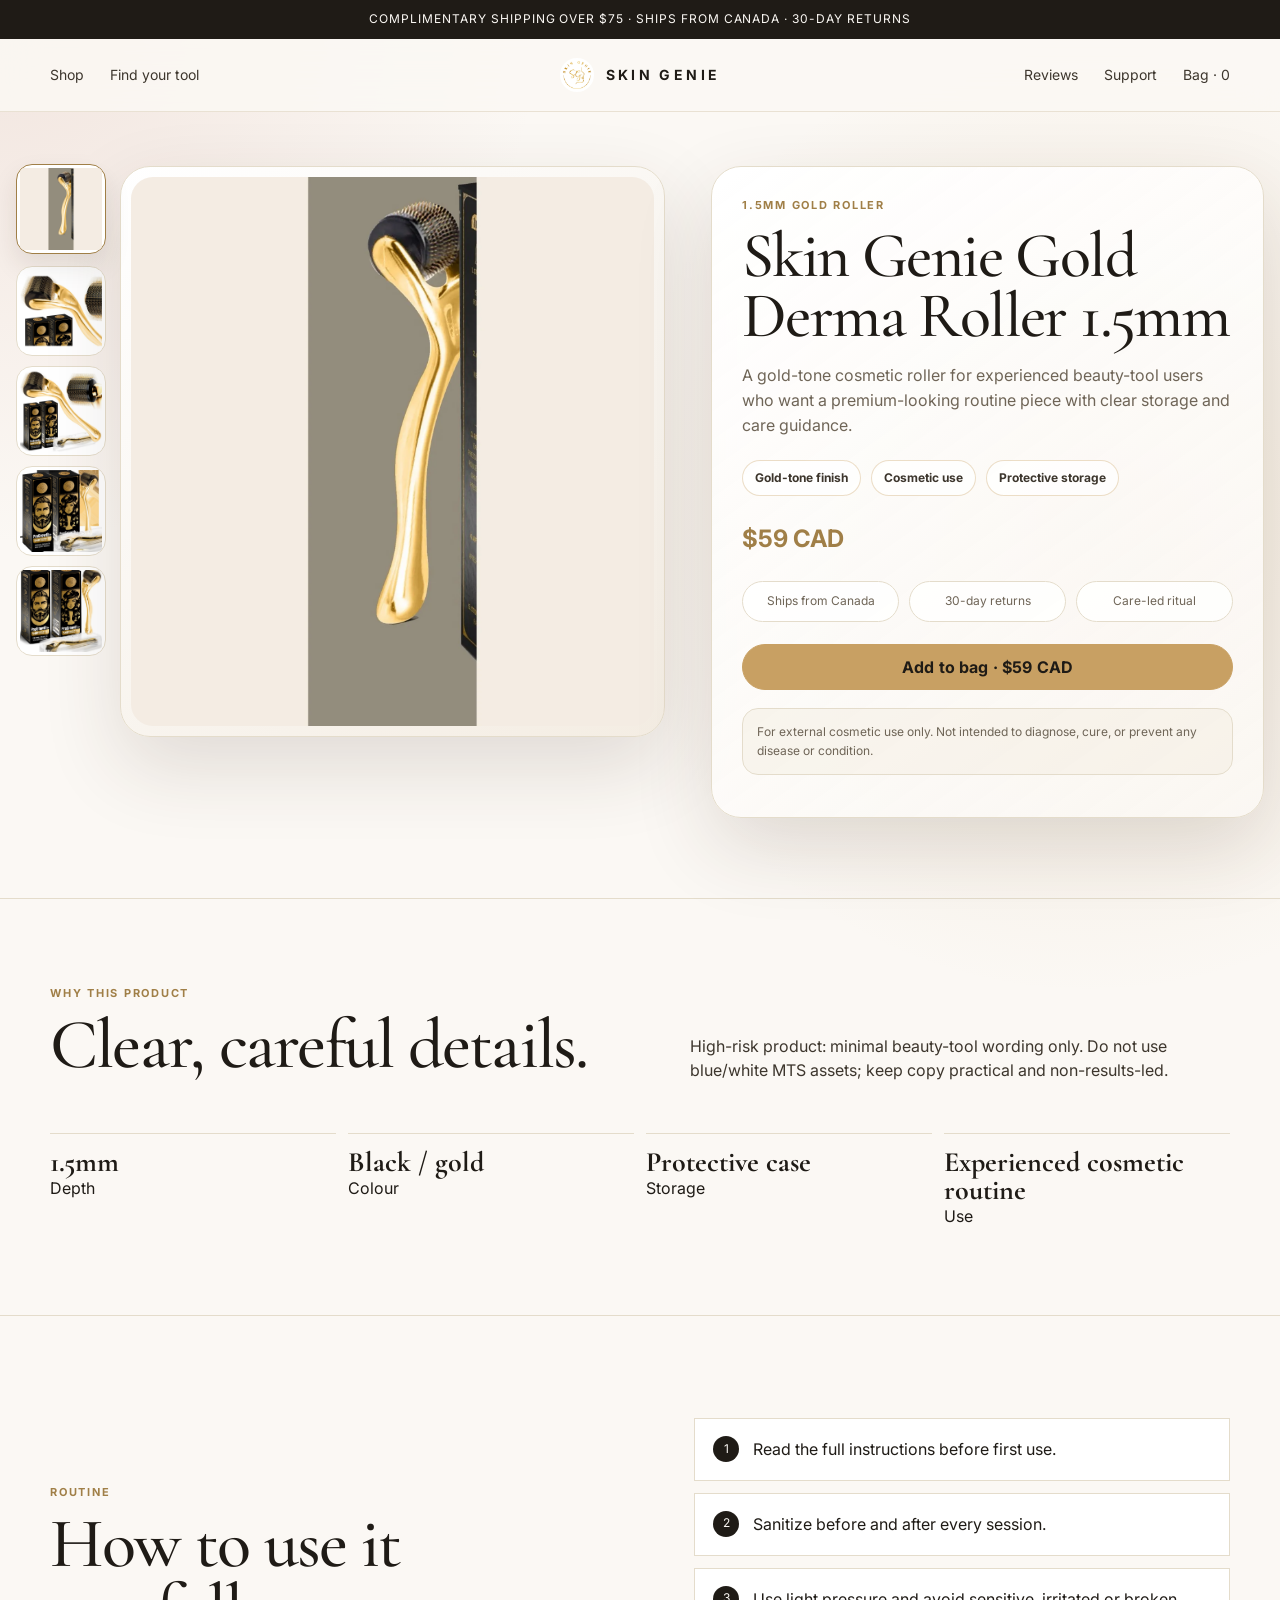
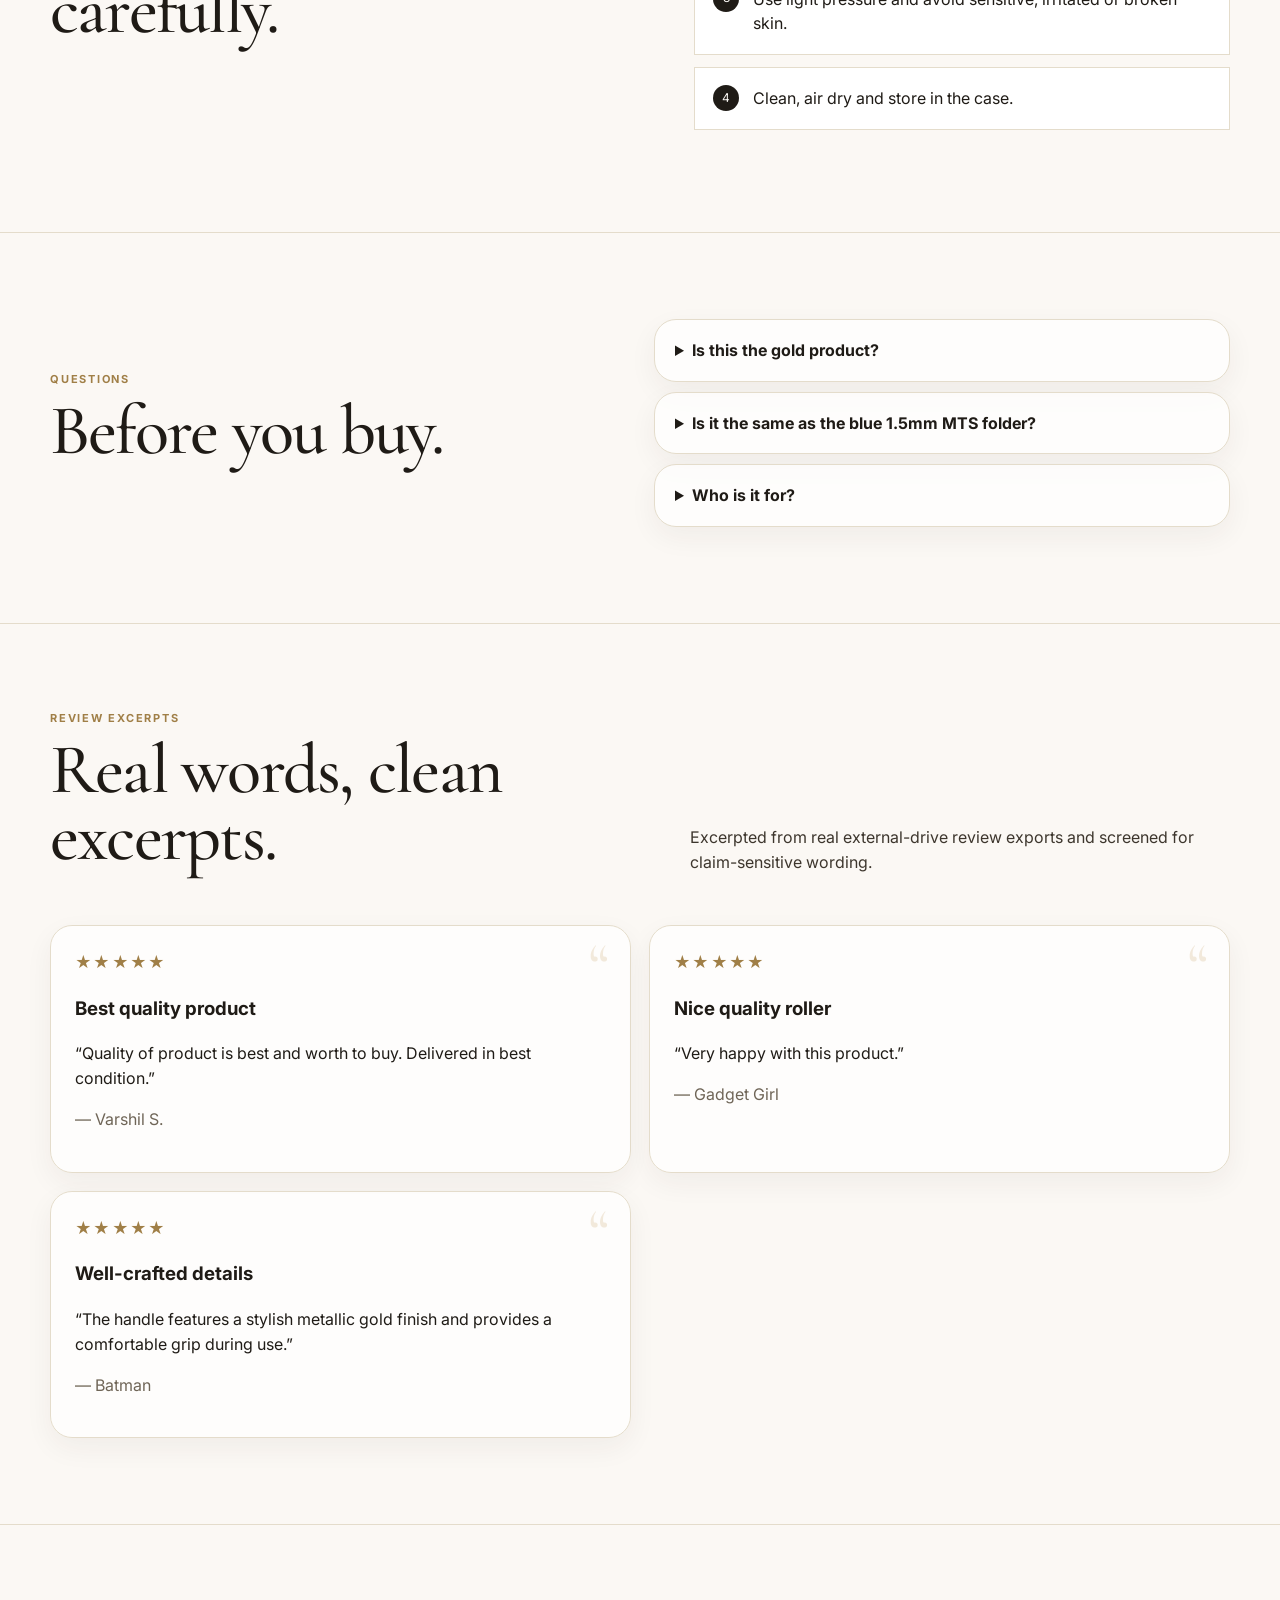
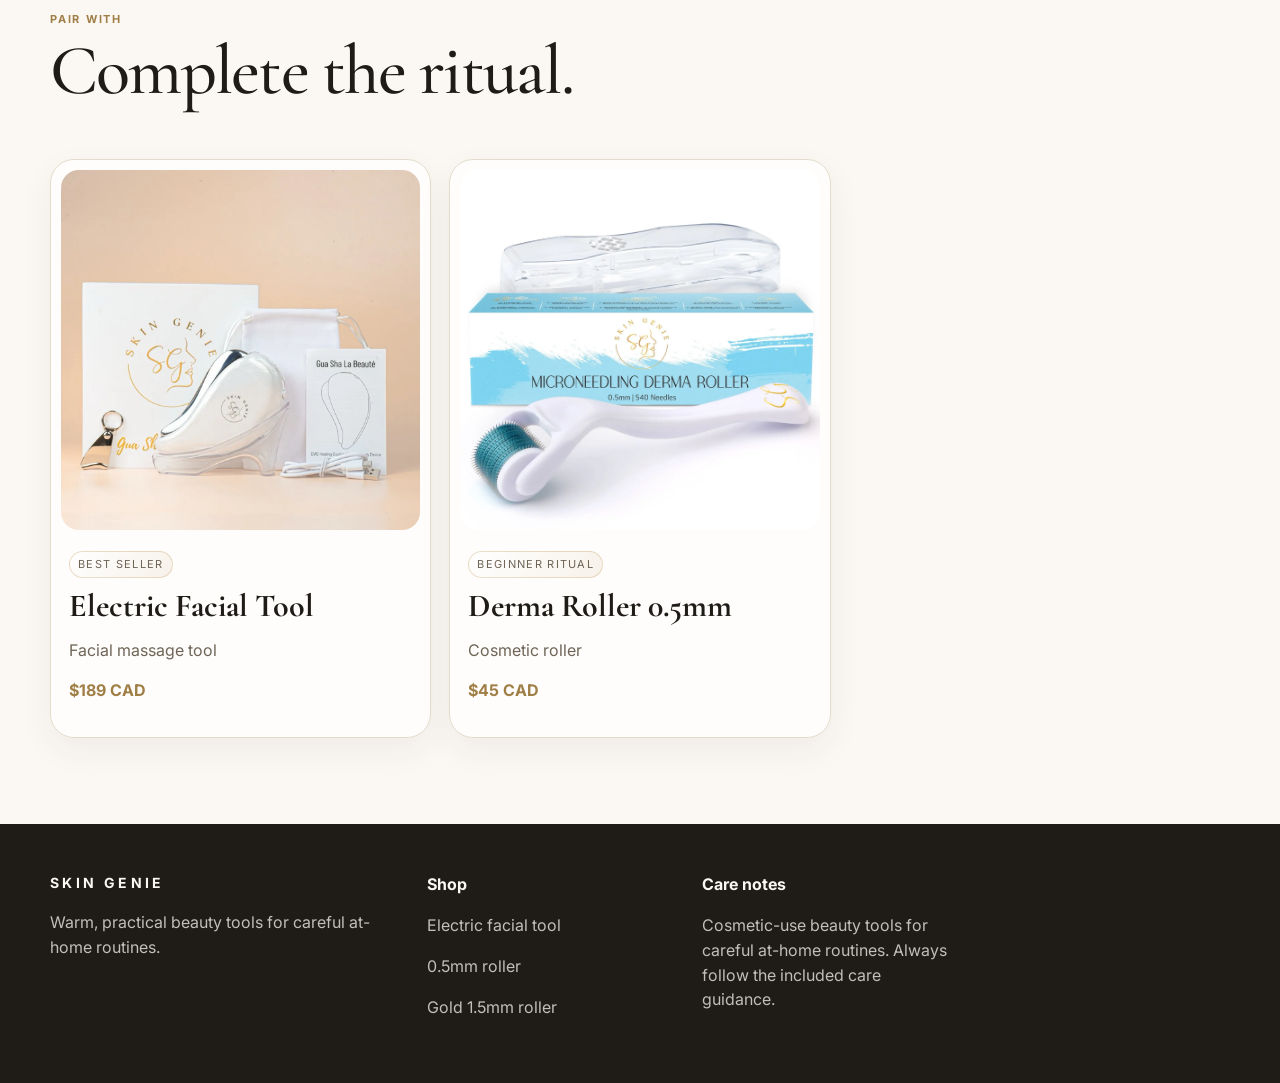
<file: products/gold-derma-roller-1-5mm.html>
<!doctype html><html lang="en"><head><meta charset="utf-8"><meta name="viewport" content="width=device-width, initial-scale=1"><title>Skin Genie Gold Derma Roller 1.5mm | Gold Cosmetic Roller</title><meta name="description" content="Shop the Skin Genie Gold Derma Roller 1.5mm, using the correct black-and-gold Skin Genie product assets."><link rel="canonical" href="https://mabochel.github.io/skin-genie-demo-site/products/gold-derma-roller-1-5mm.html"><meta property="og:title" content="Skin Genie Gold Derma Roller 1.5mm | Gold Cosmetic Roller"><meta property="og:description" content="Shop the Skin Genie Gold Derma Roller 1.5mm, using the correct black-and-gold Skin Genie product assets."><meta property="og:type" content="website"><meta property="og:image" content="https://mabochel.github.io/skin-genie-demo-site/assets/products/gold-derma-roller-1-5mm/clean-hero.jpg"><meta name="twitter:card" content="summary_large_image"><link rel="stylesheet" href="../styles/main.css"><script type="application/ld+json">{"@context": "https://schema.org", "@type": "Product", "name": "Skin Genie Gold Derma Roller 1.5mm", "brand": {"@type": "Brand", "name": "Skin Genie"}, "image": ["https://mabochel.github.io/skin-genie-demo-site/assets/products/gold-derma-roller-1-5mm/clean-hero.jpg", "https://mabochel.github.io/skin-genie-demo-site/assets/products/gold-derma-roller-1-5mm/clean-roller-detail.jpg", "https://mabochel.github.io/skin-genie-demo-site/assets/products/gold-derma-roller-1-5mm/gallery-closeup.jpg", "https://mabochel.github.io/skin-genie-demo-site/assets/products/gold-derma-roller-1-5mm/gallery-packaging.jpg", "https://mabochel.github.io/skin-genie-demo-site/assets/products/gold-derma-roller-1-5mm/gallery-set.jpg"], "description": "Shop the Skin Genie Gold Derma Roller 1.5mm, using the correct black-and-gold Skin Genie product assets.", "sku": "B0CHVND31H", "aggregateRating": {"@type": "AggregateRating", "ratingValue": 5.0, "reviewCount": 3}}</script></head><body><div class="announcement">Complimentary shipping over $75 · Ships from Canada · 30-day returns</div><header class="header"><nav class="nav container" aria-label="Main navigation"><ul><li><a href="../index.html#shop">Shop</a></li><li><a href="../index.html#quiz">Find your tool</a></li></ul><a class="logo" href="../index.html"><img src="../assets/brand/logo-transparent.webp" alt="Skin Genie logo"><span class="wordmark">Skin Genie</span></a><ul class="right"><li><a href="../index.html#reviews">Reviews</a></li><li><a href="../index.html#support">Support</a></li><li><a data-demo-cart href="#">Bag · 0</a></li></ul></nav></header><main><section class="pdp"><div class="wide pdp-grid"><div class="media-gallery gallery"><div class="thumbs"><button class="thumb active" data-src="../assets/products/gold-derma-roller-1-5mm/clean-hero.jpg" data-alt="Skin Genie Gold Derma Roller 1.5mm media 1"><img src="../assets/products/gold-derma-roller-1-5mm/clean-hero.webp" alt="" loading="lazy"></button><button class="thumb " data-src="../assets/products/gold-derma-roller-1-5mm/clean-roller-detail.jpg" data-alt="Skin Genie Gold Derma Roller 1.5mm media 2"><img src="../assets/products/gold-derma-roller-1-5mm/clean-roller-detail.webp" alt="" loading="lazy"></button><button class="thumb " data-src="../assets/products/gold-derma-roller-1-5mm/gallery-closeup.jpg" data-alt="Skin Genie Gold Derma Roller 1.5mm media 3"><img src="../assets/products/gold-derma-roller-1-5mm/gallery-closeup.webp" alt="" loading="lazy"></button><button class="thumb " data-src="../assets/products/gold-derma-roller-1-5mm/gallery-packaging.jpg" data-alt="Skin Genie Gold Derma Roller 1.5mm media 4"><img src="../assets/products/gold-derma-roller-1-5mm/gallery-packaging.webp" alt="" loading="lazy"></button><button class="thumb " data-src="../assets/products/gold-derma-roller-1-5mm/gallery-set.jpg" data-alt="Skin Genie Gold Derma Roller 1.5mm media 5"><img src="../assets/products/gold-derma-roller-1-5mm/gallery-set.webp" alt="" loading="lazy"></button></div><div class="main-media"><img src="../assets/products/gold-derma-roller-1-5mm/clean-hero.webp" alt="Skin Genie Gold Derma Roller 1.5mm" fetchpriority="high" decoding="async" loading="lazy"></div></div><aside class="buybox" id="buy-box"><div class="eyebrow">1.5MM GOLD ROLLER</div><h1 class="serif">Skin Genie Gold Derma Roller 1.5mm</h1><p class="muted">A gold-tone cosmetic roller for experienced beauty-tool users who want a premium-looking routine piece with clear storage and care guidance.</p><div class="pdp-badges"><span>Gold-tone finish</span><span>Cosmetic use</span><span>Protective storage</span></div><p class="price" style="font-size:24px">$59 CAD</p><div class="trust"><span>Ships from Canada</span><span>30-day returns</span><span>Care-led ritual</span></div><a href="#" data-demo-cart class="button gold" style="width:100%">Add to bag · $59 CAD</a><p class="claim-note">For external cosmetic use only. Not intended to diagnose, cure, or prevent any disease or condition.</p></aside></div></section><section class="section"><div class="container section-intro"><div><div class="eyebrow">Why this product</div><h2 class="serif">Clear, careful details.</h2></div><p>High-risk product: minimal beauty-tool wording only. Do not use blue/white MTS assets; keep copy practical and non-results-led.</p></div><div class="container specs"><div class="spec"><b>1.5mm</b><span>Depth</span></div><div class="spec"><b>Black / gold</b><span>Colour</span></div><div class="spec"><b>Protective case</b><span>Storage</span></div><div class="spec"><b>Experienced cosmetic routine</b><span>Use</span></div></div></section><section class="section"><div class="container split"><div><div class="eyebrow">Routine</div><h2 class="serif">How to use it carefully.</h2></div><ol class="routine-list"><li>Read the full instructions before first use.</li><li>Sanitize before and after every session.</li><li>Use light pressure and avoid sensitive, irritated or broken skin.</li><li>Clean, air dry and store in the case.</li></ol></div></section><section class="section"><div class="container split"><div><div class="eyebrow">Questions</div><h2 class="serif">Before you buy.</h2></div><div><details><summary>Is this the gold product?</summary><p>Yes. This page uses the black-and-gold Gold Roller asset set only.</p></details><details><summary>Is it the same as the blue 1.5mm MTS folder?</summary><p>No. Blue/white MTS images are rejected for this page to avoid another product mismatch.</p></details><details><summary>Who is it for?</summary><p>It is positioned for experienced cosmetic-tool users who understand careful hygiene and storage.</p></details></div></div></section><section class="section"><div class="container section-intro"><div><div class="eyebrow">Review excerpts</div><h2 class="serif">Real words, clean excerpts.</h2></div><p>Excerpted from real external-drive review exports and screened for claim-sensitive wording.</p></div><div class="container review-grid"><article class="review"><div class="stars">★★★★★</div><h3>Best quality product</h3><p>“Quality of product is best and worth to buy. Delivered in best condition.”</p><p class="muted">— Varshil S.</p></article><article class="review"><div class="stars">★★★★★</div><h3>Nice quality roller</h3><p>“Very happy with this product.”</p><p class="muted">— Gadget Girl</p></article><article class="review"><div class="stars">★★★★★</div><h3>Well-crafted details</h3><p>“The handle features a stylish metallic gold finish and provides a comfortable grip during use.”</p><p class="muted">— Batman</p></article></div></section><section class="section"><div class="container section-intro"><div><div class="eyebrow">Pair with</div><h2 class="serif">Complete the ritual.</h2></div></div><div class="container product-grid"><a class="product-card" data-card-id="electric-gua-sha-facial-tool" href="../products/electric-gua-sha-facial-tool.html"><div class="frame"><img src="../assets/products/electric-gua-sha-facial-tool/hero.webp" alt="La Beauté Electric Facial Massage Tool" decoding="async" loading="lazy"></div><div class="meta"><span class="badge">Best seller</span><h3>Electric Facial Tool</h3><p class="muted">Facial massage tool</p><p class="price">$189 CAD</p></div></a><a class="product-card" data-card-id="derma-roller-0-5mm" href="../products/derma-roller-0-5mm.html"><div class="frame"><img src="../assets/products/derma-roller-0-5mm/hero.webp" alt="Skin Genie Derma Roller 0.5mm" decoding="async" loading="lazy"></div><div class="meta"><span class="badge">Beginner ritual</span><h3>Derma Roller 0.5mm</h3><p class="muted">Cosmetic roller</p><p class="price">$45 CAD</p></div></a></div></section><div class="sticky-cta"><div><b>Gold Derma Roller 1.5mm</b><br><span class="muted">$59 CAD</span></div><a class="button gold" href="#buy-box">Add to bag</a></div></main><footer class="footer"><div class="container footer-grid"><div><div class="wordmark">Skin Genie</div><p>Warm, practical beauty tools for careful at-home routines.</p></div><div><b>Shop</b><p><a href="../products/electric-gua-sha-facial-tool.html">Electric facial tool</a></p><p><a href="../products/derma-roller-0-5mm.html">0.5mm roller</a></p><p><a href="../products/gold-derma-roller-1-5mm.html">Gold 1.5mm roller</a></p></div><div><b>Care notes</b><p>Cosmetic-use beauty tools for careful at-home routines. Always follow the included care guidance.</p></div></div></footer><script src="../scripts/main.js"></script></body></html>
</file>
<file: styles/main.css>
@import url('https://fonts.googleapis.com/css2?family=Cormorant+Garamond:wght@400;500;600&family=Inter:wght@400;500;600;700&display=swap');
:root{--sg-porcelain:#FBF8F4;--sg-cream:#F4EDE3;--sg-linen:#EAE0D1;--sg-bone:#FFFFFF;--sg-ink:#1F1B16;--sg-ink-soft:#3D362D;--sg-ink-muted:#6F6557;--sg-hairline:#E4DCCB;--sg-gold:#C8A063;--sg-gold-deep:#A07F47;--sg-rose:#D4A799;--sg-sage:#9DAE93;--container:1180px;--wide:1360px;--radius:4px;--shadow:0 22px 55px rgba(48,39,30,.10);--font-display:'Cormorant Garamond',Georgia,serif;--font-body:'Inter',system-ui,-apple-system,Segoe UI,sans-serif}
*{box-sizing:border-box}html{scroll-behavior:smooth}body{margin:0;background:var(--sg-porcelain);color:var(--sg-ink);font-family:var(--font-body);font-size:16px;line-height:1.55;-webkit-font-smoothing:antialiased}a{color:inherit;text-decoration:none}img,video{max-width:100%;display:block}.container{width:min(var(--container),calc(100% - 40px));margin-inline:auto}.wide{width:min(var(--wide),calc(100% - 32px));margin-inline:auto}.eyebrow{font-size:11px;letter-spacing:.16em;text-transform:uppercase;font-weight:700;color:var(--sg-gold-deep)}.wordmark{letter-spacing:.24em;text-transform:uppercase;font-weight:700;font-size:14px}.serif{font-family:var(--font-display);font-weight:500;letter-spacing:-.025em}.announcement{background:var(--sg-ink);color:var(--sg-porcelain);font-size:12px;letter-spacing:.08em;text-transform:uppercase;text-align:center;padding:10px 16px}.header{position:sticky;top:0;z-index:50;background:rgba(251,248,244,.86);backdrop-filter:blur(18px);border-bottom:1px solid rgba(228,220,203,.82)}.nav{height:72px;display:grid;grid-template-columns:1fr auto 1fr;align-items:center;gap:28px}.nav ul{display:flex;list-style:none;gap:26px;margin:0;padding:0;color:var(--sg-ink-soft);font-size:14px}.nav .right{justify-content:flex-end}.logo{display:flex;align-items:center;gap:12px}.logo img{width:34px;height:34px;object-fit:contain;border-radius:50%}.button,.secondary-btn{display:inline-flex;align-items:center;justify-content:center;gap:8px;min-height:46px;padding:0 22px;border-radius:999px;border:1px solid var(--sg-ink);background:var(--sg-ink);color:var(--sg-porcelain);font-weight:700;letter-spacing:.01em;cursor:pointer}.secondary-btn{background:transparent;color:var(--sg-ink);border-color:var(--sg-hairline)}.button.gold{background:var(--sg-gold);border-color:var(--sg-gold);color:var(--sg-ink)}.button:hover{transform:translateY(-1px);box-shadow:var(--shadow)}.hero{padding:82px 0 70px}.hero-grid{display:grid;grid-template-columns:minmax(0,1fr) minmax(340px,600px);gap:56px;align-items:center}.hero h1{font-size:clamp(54px,8vw,112px);line-height:.88;margin:14px 0 22px;max-width:760px}.hero p{font-size:20px;color:var(--sg-ink-soft);max-width:620px}.hero-card{background:var(--sg-bone);border:1px solid var(--sg-hairline);padding:14px;box-shadow:var(--shadow);position:relative}.hero-card img{aspect-ratio:4/5;object-fit:cover;background:var(--sg-cream)}.floating-note{position:absolute;left:-24px;bottom:24px;background:rgba(255,255,255,.94);border:1px solid var(--sg-hairline);padding:14px 16px;box-shadow:var(--shadow);font-size:13px;color:var(--sg-ink-soft)}.section{padding:86px 0;border-top:1px solid var(--sg-hairline)}.section h2{font-size:clamp(42px,5.5vw,76px);line-height:.95;margin:10px 0 20px}.section-intro{display:flex;align-items:end;justify-content:space-between;gap:32px;margin-bottom:34px}.section-intro p{max-width:540px;color:var(--sg-ink-soft)}.product-grid{display:grid;grid-template-columns:repeat(3,minmax(0,1fr));gap:18px}.product-card{background:var(--sg-bone);border:1px solid var(--sg-hairline);padding:12px;display:flex;flex-direction:column;min-height:100%;transition:.22s ease}.product-card:hover{transform:translateY(-3px);box-shadow:var(--shadow)}.product-card .frame{background:var(--sg-cream);overflow:hidden;aspect-ratio:1/1;display:grid;place-items:center}.product-card img{width:100%;height:100%;object-fit:cover;transition:.32s ease}.product-card:hover img{transform:scale(1.035)}.product-card .meta{padding:18px 4px 4px}.badge{display:inline-flex;border:1px solid var(--sg-hairline);padding:4px 8px;border-radius:999px;font-size:11px;letter-spacing:.12em;text-transform:uppercase;color:var(--sg-ink-muted);background:var(--sg-porcelain)}.product-card h3{font-family:var(--font-display);font-size:32px;line-height:1;margin:12px 0 8px}.price{font-weight:700}.split{display:grid;grid-template-columns:1fr 1fr;gap:28px;align-items:center}.panel{background:var(--sg-cream);border:1px solid var(--sg-hairline);padding:36px}.mini-grid{display:grid;grid-template-columns:repeat(3,1fr);gap:14px}.mini{background:rgba(255,255,255,.62);border:1px solid var(--sg-hairline);padding:18px}.mini strong{font-family:var(--font-display);font-size:26px}.dark{background:var(--sg-ink);color:var(--sg-porcelain);border-top:0}.dark .eyebrow{color:var(--sg-gold)}.dark p,.dark .muted{color:rgba(251,248,244,.76)}.quiz{background:var(--sg-bone);border:1px solid var(--sg-hairline);padding:30px;box-shadow:var(--shadow)}.quiz-options{display:grid;gap:10px;margin-top:18px}.quiz button{width:100%;text-align:left;background:var(--sg-porcelain);border:1px solid var(--sg-hairline);padding:14px 16px;cursor:pointer;font:inherit}.quiz button:hover,.quiz button.active{border-color:var(--sg-gold);background:#fff}.bundle-grid,.review-grid{display:grid;grid-template-columns:repeat(2,minmax(0,1fr));gap:18px}.bundle,.review{background:var(--sg-bone);border:1px solid var(--sg-hairline);padding:24px}.stars{letter-spacing:.08em;color:var(--sg-gold-deep)}.newsletter{background:linear-gradient(0deg,rgba(212,167,153,.20),rgba(212,167,153,.20)),var(--sg-porcelain);text-align:center}.email-form{display:flex;max-width:520px;margin:24px auto 0;border:1px solid var(--sg-hairline);background:#fff;padding:5px}.email-form input{flex:1;border:0;background:transparent;padding:0 14px;font:inherit;min-height:46px}.email-form button{border:0}.footer{padding:48px 0;background:var(--sg-ink);color:var(--sg-porcelain)}.footer-grid{display:grid;grid-template-columns:1.4fr repeat(3,1fr);gap:24px}.footer a,.footer p{color:rgba(251,248,244,.74)}.pdp{padding:54px 0 80px}.pdp-grid{display:grid;grid-template-columns:minmax(0,1.08fr) minmax(330px,.92fr);gap:46px;align-items:start}.gallery{display:grid;grid-template-columns:90px 1fr;gap:14px;position:sticky;top:94px}.thumbs{display:grid;gap:10px;align-content:start}.thumb{border:1px solid var(--sg-hairline);background:var(--sg-bone);padding:3px;cursor:pointer}.thumb.active{border-color:var(--sg-gold-deep)}.thumb img{aspect-ratio:1/1;object-fit:cover}.main-media{background:var(--sg-bone);border:1px solid var(--sg-hairline);padding:12px}.main-media img{width:100%;aspect-ratio:1/1.05;object-fit:cover;background:var(--sg-cream)}.buybox{background:rgba(255,255,255,.72);border:1px solid var(--sg-hairline);padding:30px;position:sticky;top:94px}.buybox h1{font-size:clamp(44px,5vw,72px);line-height:.95;margin:12px 0}.trust{display:grid;grid-template-columns:repeat(3,1fr);gap:10px;margin:22px 0}.trust span{border:1px solid var(--sg-hairline);padding:10px;text-align:center;font-size:12px;color:var(--sg-ink-muted);background:#fff}.specs{display:grid;grid-template-columns:repeat(4,1fr);gap:12px;margin-top:22px}.spec{border-top:1px solid var(--sg-hairline);padding-top:14px}.spec b{display:block;font-family:var(--font-display);font-size:28px;line-height:1}.routine-list{counter-reset:steps;display:grid;gap:12px}.routine-list li{list-style:none;background:var(--sg-bone);border:1px solid var(--sg-hairline);padding:18px 18px 18px 58px;position:relative}.routine-list li:before{counter-increment:steps;content:counter(steps);position:absolute;left:18px;top:17px;width:26px;height:26px;border-radius:50%;background:var(--sg-ink);color:var(--sg-porcelain);display:grid;place-items:center;font-size:12px}details{background:var(--sg-bone);border:1px solid var(--sg-hairline);padding:18px 20px;margin-bottom:10px}summary{cursor:pointer;font-weight:700}.video-grid{display:grid;grid-template-columns:repeat(2,1fr);gap:18px}.video-card{background:var(--sg-bone);border:1px solid var(--sg-hairline);padding:12px}.video-card video{width:100%;aspect-ratio:16/10;object-fit:cover;background:#000}.sticky-cta{position:fixed;left:12px;right:12px;bottom:12px;z-index:60;background:rgba(251,248,244,.96);border:1px solid var(--sg-hairline);box-shadow:var(--shadow);padding:10px;display:none;align-items:center;justify-content:space-between;gap:12px}.asset-table{width:100%;border-collapse:collapse;background:#fff}.asset-table th,.asset-table td{border:1px solid var(--sg-hairline);padding:10px;text-align:left;vertical-align:top;font-size:13px}.asset-board-img{width:96px;height:96px;object-fit:cover;background:var(--sg-cream)}.claim-note{font-size:12px;color:var(--sg-ink-muted);border-top:1px solid var(--sg-hairline);padding-top:12px;margin-top:18px}.muted{color:var(--sg-ink-muted)}
@media (max-width:860px){.nav{height:auto;padding:16px 0;grid-template-columns:1fr}.nav ul{justify-content:center;flex-wrap:wrap;gap:14px}.logo{justify-content:center}.hero{padding-top:44px}.hero-grid,.split,.pdp-grid{grid-template-columns:1fr}.hero-card img{aspect-ratio:1/1}.floating-note{position:static;margin-top:10px}.section{padding:58px 0}.section-intro{display:block}.product-grid,.bundle-grid,.review-grid,.mini-grid,.specs,.video-grid{grid-template-columns:1fr}.gallery{position:static;grid-template-columns:1fr}.thumbs{grid-template-columns:repeat(5,1fr)}.buybox{position:static}.footer-grid{grid-template-columns:1fr}.sticky-cta{display:flex}.email-form{display:block}.email-form button{width:100%;margin-top:6px}.container{width:min(100% - 28px,var(--container))}}

/* Publish QA refinements */
@media (max-width:860px){.announcement{font-size:10px;letter-spacing:.055em;padding:8px 10px}.nav{min-height:58px;padding:10px 0;grid-template-columns:1fr auto}.nav>ul:first-child{display:none}.nav .right{justify-content:flex-end}.nav .right li:not(:last-child){display:none}.logo{justify-content:flex-start}.wordmark{font-size:12px;letter-spacing:.18em}.hero{padding-top:30px}.pdp{padding-top:28px}}
.internal-note{font-size:12px;color:var(--sg-ink-muted)}

@media (max-width:860px){.asset-table{display:block;width:100%;max-width:100%;overflow-x:auto;-webkit-overflow-scrolling:touch}.asset-table code{white-space:normal;overflow-wrap:anywhere}.asset-table th,.asset-table td{min-width:120px}.asset-board-img{width:72px;height:72px}}


/* Visible premium redesign pass — customer-facing, claim-safe */
:root{--sg-blush:#F7E8E1;--sg-champagne:#EFE0C6;--sg-shadow-premium:0 30px 80px rgba(64,46,30,.14)}
body{background:radial-gradient(circle at top left,rgba(212,167,153,.24),transparent 34rem),radial-gradient(circle at 85% 12%,rgba(200,160,99,.18),transparent 30rem),var(--sg-porcelain)}
.hero{position:relative;overflow:hidden}.hero-grid{background:linear-gradient(135deg,rgba(255,255,255,.62),rgba(244,237,227,.46));border:1px solid rgba(228,220,203,.85);padding:clamp(24px,4vw,56px);box-shadow:var(--sg-shadow-premium);border-radius:34px}.hero h1{max-width:680px}.hero p{font-size:18px;color:var(--sg-ink-soft);max-width:650px}.hero-card{border-radius:30px;padding:10px;background:linear-gradient(145deg,#fff,var(--sg-cream));overflow:hidden;box-shadow:0 18px 50px rgba(48,39,30,.10)}.hero-card:before{content:"";position:absolute;inset:22px;border:1px solid rgba(255,255,255,.72);border-radius:24px;pointer-events:none;z-index:1}.hero-card img{border-radius:23px}.floating-note{border-radius:999px;backdrop-filter:blur(14px);box-shadow:0 16px 36px rgba(48,39,30,.12)}
.hero-trust,.pdp-badges{display:flex;flex-wrap:wrap;gap:10px;margin-top:22px}.hero-trust span,.pdp-badges span{border:1px solid rgba(200,160,99,.35);background:rgba(255,255,255,.68);border-radius:999px;padding:8px 12px;font-size:12px;color:var(--sg-ink-soft);font-weight:700}.hero-trust span:first-child{color:var(--sg-gold-deep)}
.product-card{border-radius:24px;padding:10px;background:rgba(255,255,255,.78);box-shadow:0 12px 34px rgba(48,39,30,.06);overflow:hidden;transition:.22s ease}.product-card:hover{transform:translateY(-6px);box-shadow:var(--sg-shadow-premium)}.product-card .frame{border-radius:18px;background:linear-gradient(135deg,rgba(255,255,255,.4),rgba(244,237,227,.9));overflow:hidden}.product-card .meta{padding:20px 8px 8px}.badge{background:linear-gradient(135deg,rgba(255,255,255,.95),rgba(244,237,227,.78));border-color:rgba(200,160,99,.34)}.price{color:var(--sg-gold-deep)}
.main-media{border-radius:30px;background:linear-gradient(145deg,#fff,var(--sg-cream));box-shadow:var(--sg-shadow-premium);padding:10px}.main-media img{border-radius:22px}.thumb{border-radius:16px;overflow:hidden;transition:.2s ease}.thumb:hover,.thumb.active{transform:translateY(-2px);box-shadow:0 12px 26px rgba(48,39,30,.10)}.buybox{border-radius:30px;background:linear-gradient(145deg,rgba(255,255,255,.94),rgba(251,248,244,.80));box-shadow:var(--sg-shadow-premium)}.trust span{border-radius:999px;background:rgba(255,255,255,.76)}.claim-note{background:rgba(244,237,227,.52);border:1px solid var(--sg-hairline);border-radius:16px;padding:14px}.bundle,.review,.mini,details{border-radius:22px;background:rgba(255,255,255,.72);box-shadow:0 10px 28px rgba(48,39,30,.055)}.review{position:relative}.review:before{content:"“";position:absolute;right:20px;top:8px;font-family:var(--font-display);font-size:64px;color:rgba(200,160,99,.22);line-height:1}.sticky-cta{bottom:14px;top:auto;border:1px solid rgba(228,220,203,.9);box-shadow:0 18px 48px rgba(48,39,30,.16)}
@media (max-width:860px){.hero-grid{padding:18px;border-radius:24px}.hero h1,.buybox h1{letter-spacing:-.04em}.hero p{font-size:16px}.hero-trust,.pdp-badges{gap:7px}.main-media,.buybox,.product-card{border-radius:20px}.sticky-cta{left:10px;right:10px;bottom:10px;border-radius:20px}.sticky-cta .button{min-height:42px;padding:0 16px}.pdp{padding-bottom:92px}}

/* Fix campaign callout clipping after premium pass */
.floating-note{left:24px;right:24px;bottom:24px;max-width:520px}
@media (max-width:860px){.floating-note{position:static;max-width:none;margin-top:10px;border-radius:18px}}
</file>
